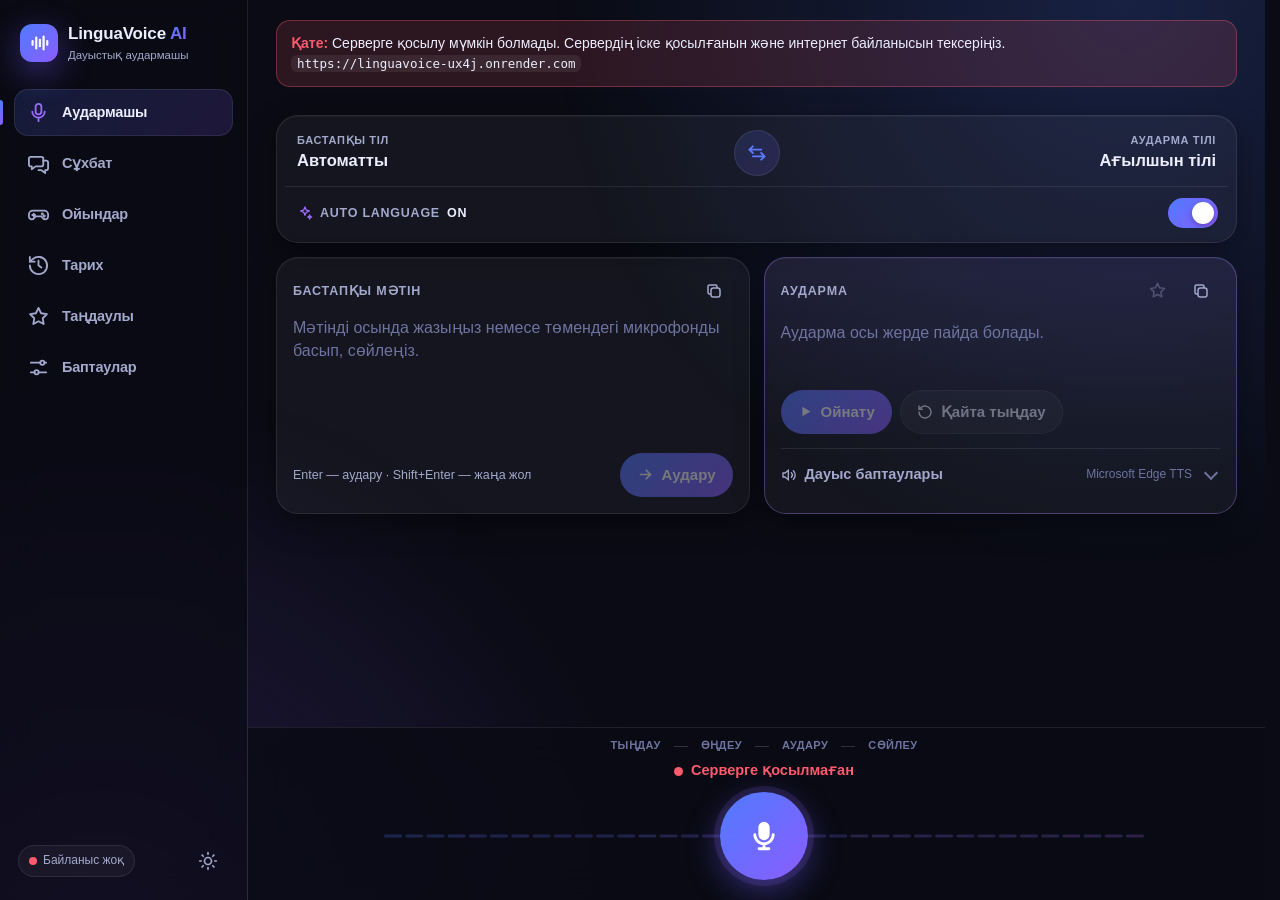
<file: index.html>
<!doctype html>
<html lang="kk" data-theme="dark">
<head>
<meta charset="utf-8">
<meta name="viewport" content="width=device-width, initial-scale=1, viewport-fit=cover">
<title>LinguaVoice AI — дауыстық аудармашы</title>
<meta name="description" content="LinguaVoice AI: Gemini және Microsoft Edge TTS негізіндегі жылдам дауыстық аудармашы">
<meta name="theme-color" content="#0A0B14">
<link rel="manifest" href="manifest.webmanifest">
<link rel="icon" href="icons/icon.svg" type="image/svg+xml">
<link rel="icon" href="icons/icon-192.png" sizes="192x192" type="image/png">
<link rel="apple-touch-icon" href="icons/apple-touch-icon.png">
<meta name="apple-mobile-web-app-capable" content="yes">
<meta name="mobile-web-app-capable" content="yes">
<meta name="apple-mobile-web-app-status-bar-style" content="black-translucent">
<meta name="apple-mobile-web-app-title" content="LinguaVoice">
<script>
  // apply the saved theme before first paint (no flash)
  try { var t = JSON.parse(localStorage.getItem("lv.theme")) || "dark"; if (t === "system") t = matchMedia("(prefers-color-scheme: light)").matches ? "light" : "dark"; document.documentElement.dataset.theme = t; } catch (e) {}
</script>
<link rel="stylesheet" href="css/app.css">
<link rel="stylesheet" href="css/games.css">
<script src="config.js"></script>
<script type="module" src="js/app.js"></script>
</head>
<body>
<div class="bg" aria-hidden="true"><i></i><i></i></div>

<div class="offline-bar" id="offlineBar" hidden role="status">
  <svg width="16" height="16" viewBox="0 0 24 24" fill="none" stroke="currentColor" stroke-width="2" stroke-linecap="round"><path d="M2 8.8a15 15 0 0 1 20 0M5.5 12.3a10 10 0 0 1 13 0M9 15.8a5 5 0 0 1 6 0"/><path d="M3 3l18 18"/></svg>
  Интернет байланысы жоқ. Аударма мен дауыс интернетсіз жұмыс істемейді, тарих қолжетімді.
</div>

<!-- ============ sidebar (desktop) / top bar (mobile) ============ -->
<aside class="side" aria-label="Негізгі мәзір">
  <a class="brand" href="#/translate" aria-label="LinguaVoice AI — басты бет">
    <span class="logo" aria-hidden="true"><svg width="22" height="22" viewBox="0 0 24 24" fill="none" stroke="#fff" stroke-width="2.4" stroke-linecap="round"><path d="M5 10v4M9 6v12M13 8.5v7M17 5v14M21 10v4"/></svg></span>
    <span class="brand-txt"><b>LinguaVoice <em>AI</em></b><small>Дауыстық аудармашы</small></span>
  </a>
  <nav class="nav" aria-label="Бөлімдер">
    <a href="#/translate" data-route="translate"><svg viewBox="0 0 24 24" aria-hidden="true"><rect x="9" y="3" width="6" height="11" rx="3"/><path d="M5.5 11a6.5 6.5 0 0 0 13 0M12 17.5V21"/></svg><span>Аудармашы</span></a>
    <a href="#/conversation" data-route="conversation"><svg viewBox="0 0 24 24" aria-hidden="true"><path d="M4 5h11a2 2 0 0 1 2 2v6a2 2 0 0 1-2 2H9l-4 3v-3H4a2 2 0 0 1-2-2V7a2 2 0 0 1 2-2z"/><path d="M17 9h3a2 2 0 0 1 2 2v6a2 2 0 0 1-2 2h-1v3l-4-3h-3"/></svg><span>Сұхбат</span></a>
    <a href="#/games" data-route="games"><svg viewBox="0 0 24 24" aria-hidden="true"><path d="M6 8h12a4 4 0 0 1 4 4v2a3 3 0 0 1-5.4 1.8L15 14H9l-1.6 1.8A3 3 0 0 1 2 14v-2a4 4 0 0 1 4-4z"/><path d="M7 11v3M5.5 12.5h3"/><circle cx="16" cy="11.5" r=".6" fill="currentColor"/><circle cx="18" cy="13.5" r=".6" fill="currentColor"/></svg><span>Ойындар</span></a>
    <a href="#/history" data-route="history"><svg viewBox="0 0 24 24" aria-hidden="true"><path d="M3 12a9 9 0 1 0 3-6.7L3 8"/><path d="M3 3v5h5"/><path d="M12 7v5l3 2"/></svg><span>Тарих</span></a>
    <a href="#/favorites" data-route="favorites"><svg viewBox="0 0 24 24" aria-hidden="true"><path d="m12 3 2.7 5.6 6.1.9-4.4 4.3 1 6.1L12 17l-5.4 2.9 1-6.1L3.2 9.5l6.1-.9z"/></svg><span>Таңдаулы</span></a>
    <a href="#/settings" data-route="settings"><svg viewBox="0 0 24 24" aria-hidden="true"><path d="M4 7h10M18 7h2M4 17h4M12 17h8"/><circle cx="16" cy="7" r="2.2"/><circle cx="10" cy="17" r="2.2"/></svg><span>Баптаулар</span></a>
  </nav>
  <div class="side-foot">
    <span class="conn" id="conn" data-state="connecting" role="status" aria-live="polite"><i></i><span id="connText">Қосылуда…</span></span>
    <button class="icon-btn" id="btnTheme" aria-label="Жарық / қараңғы тақырып" title="Тақырып">
      <svg class="ico-moon" width="20" height="20" viewBox="0 0 24 24" fill="none" stroke="currentColor" stroke-width="2" stroke-linecap="round" stroke-linejoin="round"><path d="M21 12.8A9 9 0 1 1 11.2 3a7 7 0 0 0 9.8 9.8z"/></svg>
      <svg class="ico-sun" width="20" height="20" viewBox="0 0 24 24" fill="none" stroke="currentColor" stroke-width="2" stroke-linecap="round"><circle cx="12" cy="12" r="4.2"/><path d="M12 2v2M12 20v2M4.9 4.9l1.4 1.4M17.7 17.7l1.4 1.4M2 12h2M20 12h2M4.9 19.1l1.4-1.4M17.7 6.3l1.4-1.4"/></svg>
    </button>
  </div>
</aside>

<div class="banner" id="banner" hidden><div class="inner" role="alert"><div id="bannerText"></div></div></div>

<main id="main">
  <!-- ===================== Translator (home) ===================== -->
  <section data-view="translate" aria-labelledby="hTranslate">
    <h1 class="sr" id="hTranslate">Аудармашы</h1>
    <div class="card glass langbar">
      <div class="langrow">
        <button class="lang-btn" id="srcBtn" aria-haspopup="dialog"><small>Бастапқы тіл</small><span id="srcName">—</span></button>
        <button class="swap" id="swapBtn" aria-label="Тілдерді алмастыру" title="Тілдерді алмастыру">
          <svg width="20" height="20" viewBox="0 0 24 24" fill="none" stroke="currentColor" stroke-width="2.2" stroke-linecap="round" stroke-linejoin="round"><path d="M7 4 3 8l4 4"/><path d="M3 8h14"/><path d="m17 20 4-4-4-4"/><path d="M21 16H7"/></svg>
        </button>
        <button class="lang-btn right" id="tgtBtn" aria-haspopup="dialog"><small>Аударма тілі</small><span id="tgtName">—</span></button>
      </div>
      <label class="auto-row">
        <span class="auto-label"><svg width="16" height="16" viewBox="0 0 24 24" fill="none" stroke="currentColor" stroke-width="2" stroke-linecap="round" stroke-linejoin="round" aria-hidden="true"><path d="m12 3 1.9 4.6L18.5 9l-4.6 1.9L12 15.5l-1.9-4.6L5.5 9l4.6-1.4z"/><path d="M19 15l.9 2.1L22 18l-2.1.9L19 21l-.9-2.1L16 18l2.1-.9z"/></svg>
          AUTO LANGUAGE <b id="autoState">ON</b></span>
        <span class="auto-note" id="autoNote"></span>
        <input type="checkbox" class="switch" id="autoToggle" checked aria-label="Тілді автоматты анықтау">
      </label>
    </div>

    <div class="grid2">
      <article class="card glass text-card src-card" aria-labelledby="hSrc">
        <header>
          <h2 id="hSrc">Бастапқы мәтін</h2>
          <span class="chip" id="detChip" hidden></span>
          <span class="spacer"></span>
          <button class="icon-sm" id="clearSrc" aria-label="Мәтінді тазалау" title="Тазалау" hidden><svg width="18" height="18" viewBox="0 0 24 24" fill="none" stroke="currentColor" stroke-width="2.2" stroke-linecap="round"><path d="M6 6l12 12M18 6 6 18"/></svg></button>
          <button class="icon-sm" id="copySrc" aria-label="Бастапқы мәтінді көшіру" title="Көшіру"><svg width="18" height="18" viewBox="0 0 24 24" fill="none" stroke="currentColor" stroke-width="2" stroke-linejoin="round"><rect x="8" y="8" width="12" height="12" rx="3"/><path d="M16 8V6a2 2 0 0 0-2-2H6a2 2 0 0 0-2 2v8a2 2 0 0 0 2 2h2"/></svg></button>
        </header>
        <textarea class="src-input" id="srcText" rows="2" maxlength="3000" enterkeyhint="send" spellcheck="true"
          aria-label="Аударылатын мәтін" placeholder="Мәтінді осында жазыңыз немесе төмендегі микрофонды басып, сөйлеңіз."></textarea>
        <div class="src-foot">
          <span class="kbd-hint">Enter — аудару · Shift+Enter — жаңа жол</span>
          <span class="counter" id="srcCount" hidden></span>
          <button class="btn primary" id="translateBtn" disabled aria-label="Мәтінді аудару">
            <svg width="17" height="17" viewBox="0 0 24 24" fill="none" stroke="currentColor" stroke-width="2.4" stroke-linecap="round" stroke-linejoin="round"><path d="M5 12h14"/><path d="m13 6 6 6-6 6"/></svg>
            Аудару
          </button>
        </div>
      </article>

      <article class="card glass text-card tgt-card" aria-labelledby="hTgt">
        <header>
          <h2 id="hTgt">Аударма</h2>
          <span class="chip violet" id="tgtChip" hidden></span>
          <span class="spacer"></span>
          <button class="icon-sm star" id="favTgt" aria-label="Таңдаулыларға қосу" aria-pressed="false" title="Таңдаулы" disabled><svg width="19" height="19" viewBox="0 0 24 24" fill="none" stroke="currentColor" stroke-width="2" stroke-linejoin="round"><path d="m12 3 2.7 5.6 6.1.9-4.4 4.3 1 6.1L12 17l-5.4 2.9 1-6.1L3.2 9.5l6.1-.9z"/></svg></button>
          <button class="icon-sm" id="copyTgt" aria-label="Аударманы көшіру" title="Көшіру"><svg width="18" height="18" viewBox="0 0 24 24" fill="none" stroke="currentColor" stroke-width="2" stroke-linejoin="round"><rect x="8" y="8" width="12" height="12" rx="3"/><path d="M16 8V6a2 2 0 0 0-2-2H6a2 2 0 0 0-2 2v8a2 2 0 0 0 2 2h2"/></svg></button>
        </header>
        <p class="tgt-text" id="tgtText" aria-live="polite" data-placeholder="Аударма осы жерде пайда болады."></p>
        <div class="player">
          <button class="btn primary" id="playBtn" disabled>
            <svg id="icoPlay" width="15" height="15" viewBox="0 0 24 24" fill="currentColor"><path d="M7 4.5v15l13-7.5z"/></svg>
            <svg id="icoStop" hidden width="15" height="15" viewBox="0 0 24 24" fill="currentColor"><rect x="6" y="6" width="12" height="12" rx="2"/></svg>
            <span id="playLabel">Ойнату</span>
          </button>
          <button class="btn" id="replayBtn" disabled>
            <svg width="16" height="16" viewBox="0 0 24 24" fill="none" stroke="currentColor" stroke-width="2.2" stroke-linecap="round" stroke-linejoin="round"><path d="M3 12a9 9 0 1 0 3-6.7L3 8"/><path d="M3 3v5h5"/></svg>
            Қайта тыңдау
          </button>
        </div>
        <details class="voice-panel">
          <summary><svg width="16" height="16" viewBox="0 0 24 24" fill="none" stroke="currentColor" stroke-width="2" stroke-linecap="round" aria-hidden="true"><path d="M11 5 6 9H3v6h3l5 4z"/><path d="M15.5 8.5a5 5 0 0 1 0 7M18.5 5.5a9 9 0 0 1 0 13"/></svg>
            Дауыс баптаулары <small>Microsoft Edge TTS</small></summary>
          <div class="voice-grid">
            <div class="field">
              <span class="field-head">Дауыс түрі</span>
              <div class="seg" id="genderSeg" role="group" aria-label="Дауыс түрі">
                <button data-g="all" aria-pressed="true">Бәрі</button><button data-g="female" aria-pressed="false">Әйел</button><button data-g="male" aria-pressed="false">Ер</button>
              </div>
            </div>
            <label class="field"><span class="field-head">Дауыс және акцент</span><select id="voiceSel" aria-label="Дауыс және акцент"></select></label>
            <label class="field"><span class="field-head"><span>Сөйлеу жылдамдығы</span><output id="rateOut">0%</output></span>
              <input type="range" id="rateRange" min="-50" max="50" step="5" value="0" aria-label="Сөйлеу жылдамдығы"></label>
            <label class="field"><span class="field-head"><span>Дыбыс деңгейі</span><output id="volOut">0%</output></span>
              <input type="range" id="volRange" min="-50" max="50" step="5" value="0" aria-label="Дыбыс деңгейі"></label>
          </div>
          <p class="help" id="voiceNote"></p>
        </details>
      </article>
    </div>

    <section class="card glass metrics" id="metrics" hidden aria-label="Жылдамдық көрсеткіштері">
      <h3>Жылдамдық көрсеткіштері</h3>
      <dl>
        <dt>Сөйлеу ұзақтығы</dt><dd id="mCapture">—</dd>
        <dt>Сөз соңын анықтау кідірісі</dt><dd id="mEndpoint">—</dd>
        <dt>Gemini: алғашқы жауап / толық</dt><dd id="mGemini">—</dd>
        <dt>Edge TTS: алғашқы сегмент</dt><dd id="mTts">—</dd>
        <dt>Сөз аяқталғаннан ойнатуға дейін</dt><dd id="mTotal" class="total">—</dd>
      </dl>
    </section>
  </section>

  <!-- ===================== Conversation ===================== -->
  <section data-view="conversation" hidden aria-labelledby="hConv">
    <div class="view-head"><h1 id="hConv">Сұхбат</h1>
      <button class="btn ghost-btn" id="convClear"><svg width="16" height="16" viewBox="0 0 24 24" fill="none" stroke="currentColor" stroke-width="2" stroke-linecap="round" stroke-linejoin="round"><path d="M4 7h16M10 11v6M14 11v6M6 7l1 13h10l1-13M9 7V4h6v3"/></svg>Тазалау</button></div>
    <div class="card glass conv-langs">
      <div class="speaker a"><span class="badge a">1</span><button class="lang-btn" id="convABtn" aria-haspopup="dialog"><small>1-сөйлеуші</small><span id="convAName">—</span></button></div>
      <button class="swap" id="convSwap" aria-label="Сөйлеушілердің тілдерін алмастыру">
        <svg width="20" height="20" viewBox="0 0 24 24" fill="none" stroke="currentColor" stroke-width="2.2" stroke-linecap="round" stroke-linejoin="round"><path d="M7 4 3 8l4 4"/><path d="M3 8h14"/><path d="m17 20 4-4-4-4"/><path d="M21 16H7"/></svg>
      </button>
      <div class="speaker b"><span class="badge b">2</span><button class="lang-btn right" id="convBBtn" aria-haspopup="dialog"><small>2-сөйлеуші</small><span id="convBName">—</span></button></div>
    </div>
    <div class="chat" id="chat" aria-live="polite">
      <div class="empty card glass" id="chatEmpty">Өз түймеңізді басып, сөйлеңіз. Сөзіңіз екінші адамның тіліне аударылып, дауыстап оқылады. Дауыс ойнап тұрғанда микрофон жазбайды.</div>
    </div>
  </section>

  <!-- ===================== Games ===================== -->
  <section data-view="games" hidden aria-label="Ойындар">
    <div id="gamesRoot"></div>
  </section>

  <!-- ===================== History / Favourites ===================== -->
  <section data-view="history" hidden aria-labelledby="histTitle">
    <div class="view-head"><h1 id="histTitle">Аударма тарихы</h1><span class="muted" id="histCount"></span></div>
    <div class="card glass toolbar">
      <label class="search"><svg width="18" height="18" viewBox="0 0 24 24" fill="none" stroke="currentColor" stroke-width="2" stroke-linecap="round" aria-hidden="true"><circle cx="11" cy="11" r="7"/><path d="m20 20-3.5-3.5"/></svg>
        <input type="search" id="histSearch" placeholder="Тарихтан іздеу…" aria-label="Тарихтан іздеу" autocomplete="off"></label>
      <select id="histType" aria-label="Түрі"><option value="all">Барлық түрі</option><option value="voice">Дауыс</option><option value="text">Мәтін</option><option value="conversation">Сұхбат</option></select>
      <select id="histLang" aria-label="Тіл"></select>
      <div class="tool-actions">
        <button class="btn" id="exportTxt"><svg width="16" height="16" viewBox="0 0 24 24" fill="none" stroke="currentColor" stroke-width="2" stroke-linecap="round" stroke-linejoin="round"><path d="M12 4v11M7 10l5 5 5-5M5 20h14"/></svg>TXT</button>
        <button class="btn" id="exportCsv"><svg width="16" height="16" viewBox="0 0 24 24" fill="none" stroke="currentColor" stroke-width="2" stroke-linecap="round" stroke-linejoin="round"><path d="M12 4v11M7 10l5 5 5-5M5 20h14"/></svg>CSV</button>
        <button class="btn danger" id="histClear">Барлығын жою</button>
      </div>
    </div>
    <div class="hist-list" id="histList"></div>
  </section>

  <!-- ===================== Settings ===================== -->
  <section data-view="settings" hidden aria-labelledby="hSet">
    <div class="view-head"><h1 id="hSet">Баптаулар</h1></div>
    <div class="settings-grid">
      <div class="card glass set-group">
        <h3>Сөздің аяқталуын анықтау</h3>
        <label class="field"><span class="field-head"><span>Үнсіздік шегі</span><output id="silenceOut">500 мс</output></span>
          <input type="range" id="silenceRange" min="250" max="1200" step="50" value="500" aria-label="Үнсіздік шегі, миллисекунд"></label>
        <p class="help">Аз мән — аударма тезірек басталады, бірақ ұзақ кідірісте сөз бөлініп кетуі мүмкін. Ұсынылатыны: 400–600 мс.</p>
      </div>
      <div class="card glass set-group">
        <h3>Ойнату және тарих</h3>
        <label class="toggle">Аударманы бірден дауыстап оқу<input type="checkbox" class="switch" id="optAutoplay" checked></label>
        <label class="toggle">Аударма тарихын осы құрылғыда сақтау<input type="checkbox" class="switch" id="optHistory" checked></label>
        <label class="toggle">Жылдамдық көрсеткіштерін көрсету<input type="checkbox" class="switch" id="optMetrics"></label>
      </div>
      <div class="card glass set-group">
        <h3>Сыртқы түрі</h3>
        <label class="field"><span class="field-head">Тақырып</span>
          <select id="themeSel"><option value="dark">Қараңғы</option><option value="light">Жарық</option><option value="system">Жүйелік</option></select></label>
      </div>
      <div class="card glass set-group">
        <h3>Қолданба</h3>
        <p class="help">LinguaVoice-ты телефонның басты экранына қолданба ретінде орнатуға болады. Аударма мен дауыс үшін интернет қажет.</p>
        <button class="btn primary" id="installBtn" hidden>Қолданбаны орнату</button>
        <p class="help" id="installNote"></p>
        <dl class="kv"><dt>Нұсқа</dt><dd id="appVersion">—</dd></dl>
      </div>
      <div class="card glass set-group">
        <h3>Сервер</h3>
        <dl class="kv">
          <dt>Мекенжай</dt><dd id="infoUrl">—</dd>
          <dt>Күйі</dt><dd id="infoState">—</dd>
          <dt>Gemini моделі</dt><dd id="infoModel">—</dd>
          <dt>Дауыс қозғалтқышы</dt><dd>Microsoft Edge TTS</dd>
        </dl>
      </div>
      <div class="card glass set-group privacy">
        <h3>Құпиялылық</h3>
        <p>Дыбыс тек микрофон түймесін басқанда ғана жазылады. Сөйлем аяқталған соң жазба сіздің серверіңізге, ал одан Google Gemini API қызметіне сөзді тану, тілді анықтау және аудару үшін жіберіледі. Жазылған мәтін де Gemini-ге жіберіледі.</p>
        <p>Аударма мәтіні дауысқа айналдыру үшін Microsoft Edge TTS қызметіне жіберіледі. Тарихтан қайта тыңдағанда да мәтін Edge TTS-ке қайта жіберіледі.</p>
        <p>Дыбыс жазбалары құрылғыда да, серверде де сақталмайды. Тарихта тек мәтін сақталады — ол тек осы браузерде (IndexedDB) тұрады.</p>
        <p>«AI камера» режимінде түсірген фотоңыз тексеру үшін сервер арқылы Gemini-ге жіберіледі; ол серверде де, құрылғыда да сақталмайды.</p>
        <p>Ойындарда айтқан сөзіңіз тексеру үшін Gemini-ге жіберіледі және сақталмайды. Ойын прогресі (XP, серия, карточкалар) тек осы құрылғыда тұрады.</p>
        <button class="btn danger" id="wipeData">Барлық деректерді жою</button>
      </div>
    </div>
  </section>
</main>

<!-- ===================== Dock: status, wave, microphone ===================== -->
<footer class="dock" id="dock">
  <div class="dock-inner">
    <div class="stages" aria-hidden="true">
      <span data-stage="listening">Тыңдау</span><i></i><span data-stage="processing">Өңдеу</span><i></i><span data-stage="translating">Аудару</span><i></i><span data-stage="speaking">Сөйлеу</span>
    </div>
    <div class="status" id="status" data-kind="idle" role="status" aria-live="polite"><span class="dot"></span><span id="statusText">Жүктелуде…</span></div>
    <div class="mic-stage">
      <canvas class="wave" id="wave" aria-hidden="true"></canvas>
      <div class="mic-row" id="dockTranslate">
        <button class="mini ghost" id="cancelBtn" aria-label="Жазудан бас тарту" title="Бас тарту"><svg width="18" height="18" viewBox="0 0 24 24" fill="none" stroke="currentColor" stroke-width="2.4" stroke-linecap="round"><path d="M6 6l12 12M18 6 6 18"/></svg></button>
        <button class="mic" id="micBtn" data-state="idle" data-speech="0" aria-label="Сөйлеуді бастау">
          <svg class="ico-mic" width="34" height="34" viewBox="0 0 24 24" fill="none" stroke="currentColor" stroke-width="2" stroke-linecap="round"><rect x="9" y="3" width="6" height="11" rx="3" fill="currentColor"/><path d="M5.5 11a6.5 6.5 0 0 0 13 0M12 17.5V21M8.5 21h7"/></svg>
          <svg class="ico-stop" width="28" height="28" viewBox="0 0 24 24" fill="currentColor"><rect x="6" y="6" width="12" height="12" rx="3"/></svg>
        </button>
        <button class="mini ghost" id="stopPlayBtn" aria-label="Ойнатуды тоқтату" title="Ойнатуды тоқтату"><svg width="18" height="18" viewBox="0 0 24 24" fill="currentColor"><path d="M11 5 6 9H3v6h3l5 4z"/><path d="m16 9 5 6M21 9l-5 6" stroke="currentColor" stroke-width="2" stroke-linecap="round"/></svg></button>
      </div>
      <div class="dock-conv" id="dockConv">
        <button class="spk a" id="spkA" data-state="idle" aria-label="1-сөйлеуші сөйлейді"><svg width="24" height="24" viewBox="0 0 24 24" fill="none" stroke="currentColor" stroke-width="2" stroke-linecap="round"><rect x="9" y="3" width="6" height="11" rx="3" fill="currentColor"/><path d="M5.5 11a6.5 6.5 0 0 0 13 0M12 17.5V21"/></svg><span>1-сөйлеуші</span><small id="spkALang"></small></button>
        <button class="mini dim" id="convStop" aria-label="Ойнатуды тоқтату" title="Тоқтату"><svg width="18" height="18" viewBox="0 0 24 24" fill="currentColor"><rect x="6" y="6" width="12" height="12" rx="2.5"/></svg></button>
        <button class="spk b" id="spkB" data-state="idle" aria-label="2-сөйлеуші сөйлейді"><svg width="24" height="24" viewBox="0 0 24 24" fill="none" stroke="currentColor" stroke-width="2" stroke-linecap="round"><rect x="9" y="3" width="6" height="11" rx="3" fill="currentColor"/><path d="M5.5 11a6.5 6.5 0 0 0 13 0M12 17.5V21"/></svg><span>2-сөйлеуші</span><small id="spkBLang"></small></button>
      </div>
    </div>
  </div>
</footer>

<!-- language picker -->
<div class="sheet" id="langSheet" hidden role="dialog" aria-modal="true" aria-labelledby="langSheetTitle">
  <div class="sheet-panel">
    <div class="grab"></div>
    <div class="sheet-head"><h3 id="langSheetTitle">Тілді таңдаңыз</h3>
      <button class="icon-btn" data-close aria-label="Жабу"><svg width="20" height="20" viewBox="0 0 24 24" fill="none" stroke="currentColor" stroke-width="2.2" stroke-linecap="round"><path d="M6 6l12 12M18 6 6 18"/></svg></button></div>
    <div class="sheet-body">
      <input class="search-input" id="langSearch" type="search" placeholder="Тілді іздеу…" aria-label="Тілді іздеу" autocomplete="off">
      <ul class="lang-list" id="langList" role="listbox"></ul>
    </div>
  </div>
</div>

<div class="toasts" id="toasts" aria-live="polite"></div>

<script nomodule>
  document.getElementById("bannerText").textContent = "Бұл браузер тым ескі. Chrome, Safari, Edge немесе Firefox-тың соңғы нұсқасын пайдаланыңыз.";
  document.getElementById("banner").hidden = false;
</script>
</body>
</html>
</file>
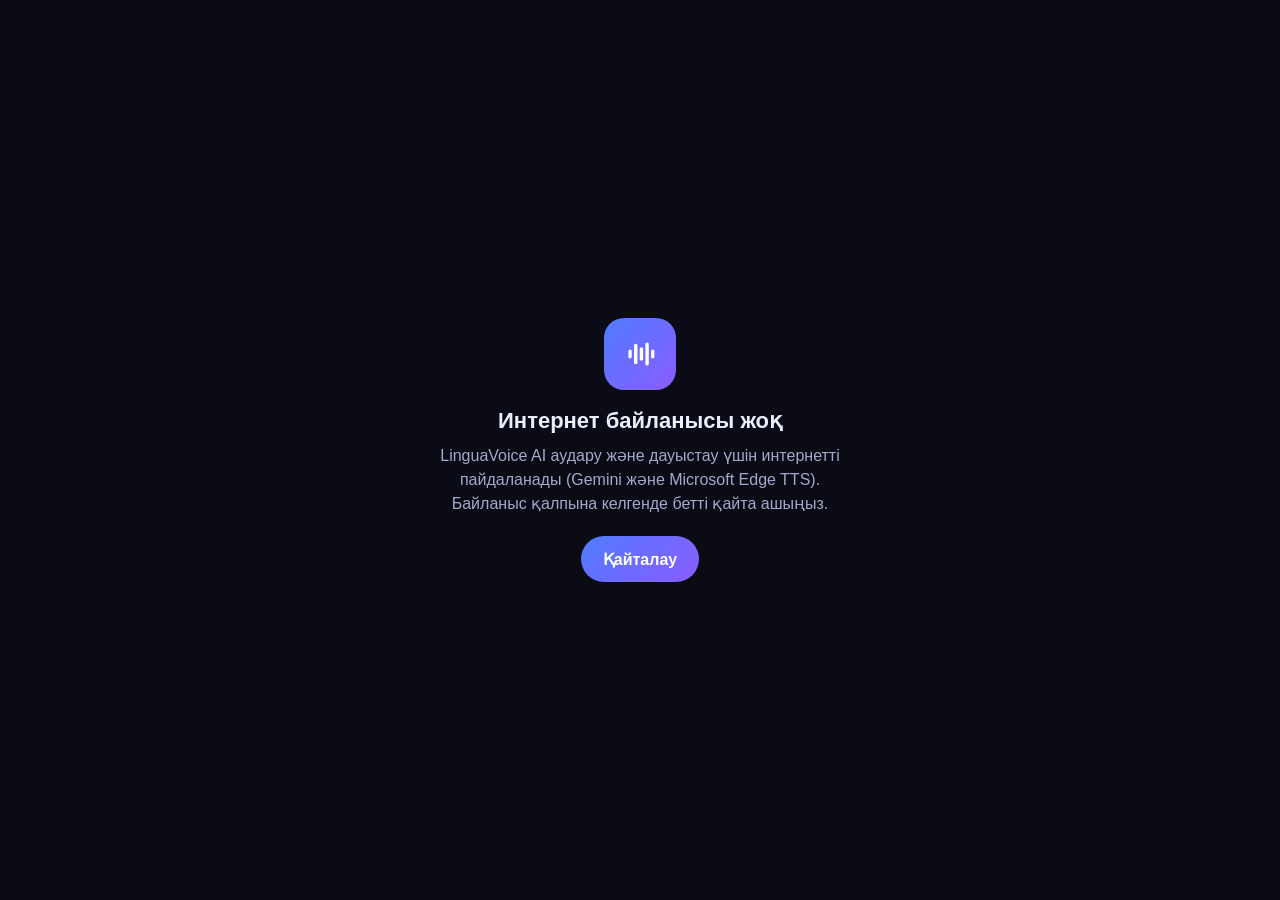
<file: offline.html>
<!doctype html>
<html lang="kk">
<head>
<meta charset="utf-8">
<meta name="viewport" content="width=device-width, initial-scale=1">
<title>LinguaVoice AI — интернет жоқ</title>
<meta name="theme-color" content="#0A0B14">
<style>
  :root { color-scheme: dark; }
  body { margin: 0; min-height: 100vh; display: grid; place-items: center; background: #0A0B14; color: #ECEEFF;
    font-family: -apple-system, BlinkMacSystemFont, "Segoe UI", Roboto, "Noto Sans", Arial, sans-serif; padding: 24px; box-sizing: border-box; }
  .box { max-width: 420px; text-align: center; }
  .logo { width: 72px; height: 72px; margin: 0 auto 18px; border-radius: 20px; background: linear-gradient(135deg, #4F7BFF, #8B5CFF); display: grid; place-items: center; }
  h1 { font-size: 22px; margin: 0 0 10px; }
  p { color: #A3A9CC; line-height: 1.5; margin: 0 0 20px; }
  button { height: 46px; padding: 0 22px; border-radius: 999px; border: 0; background: linear-gradient(135deg, #4F7BFF, #8B5CFF); color: #fff; font: inherit; font-weight: 700; cursor: pointer; }
</style>
</head>
<body>
  <div class="box">
    <div class="logo"><svg width="34" height="34" viewBox="0 0 24 24" fill="none" stroke="#fff" stroke-width="2.4" stroke-linecap="round"><path d="M5 10v4M9 6v12M13 8.5v7M17 5v14M21 10v4"/></svg></div>
    <h1>Интернет байланысы жоқ</h1>
    <p>LinguaVoice AI аудару және дауыстау үшін интернетті пайдаланады (Gemini және Microsoft Edge TTS). Байланыс қалпына келгенде бетті қайта ашыңыз.</p>
    <button onclick="location.href='./'">Қайталау</button>
  </div>
</body>
</html>
</file>
<file: css/app.css>
/* LinguaVoice AI 2.0 — premium dark-first design, glass surfaces, blue/violet accents. */
:root,
:root[data-theme="dark"] {
  --bg: #0A0B14; --bg-2: #0F1120;
  --glass: rgba(255,255,255,.045); --glass-2: rgba(255,255,255,.075); --glass-3: rgba(255,255,255,.11);
  --border: rgba(255,255,255,.085); --border-2: rgba(255,255,255,.16);
  --text: #ECEEFF; --muted: #A3A9CC; --faint: #6E74A0;
  --blue: #5B7CFF; --violet: #9A6BFF; --pink: #FF5C8A;
  --grad: linear-gradient(135deg, #4F7BFF 0%, #8B5CFF 100%);
  --grad-soft: linear-gradient(135deg, rgba(79,123,255,.16), rgba(139,92,255,.16));
  --blue-soft: rgba(91,124,255,.16); --violet-soft: rgba(154,107,255,.16);
  --danger: #FF5A6E; --danger-soft: rgba(255,90,110,.14); --ok: #2BD38C; --warn: #FFB547;
  --shadow: 0 1px 0 rgba(255,255,255,.04) inset, 0 10px 30px rgba(0,0,0,.35);
  --shadow-lg: 0 24px 60px rgba(0,0,0,.55);
  --glow: 0 10px 34px rgba(110,90,255,.45);
  --blob-1: rgba(79,123,255,.20); --blob-2: rgba(139,92,255,.20);
  --input: rgba(255,255,255,.05);
  color-scheme: dark;
}
:root[data-theme="light"] {
  --bg: #F4F5FB; --bg-2: #ECEEF8;
  --glass: rgba(255,255,255,.72); --glass-2: rgba(255,255,255,.9); --glass-3: #fff;
  --border: rgba(24,28,70,.09); --border-2: rgba(24,28,70,.16);
  --text: #121530; --muted: #565D80; --faint: #8A90B0;
  --blue: #3D6BFF; --violet: #7A4DFF; --pink: #E5487A;
  --grad: linear-gradient(135deg, #3D6BFF 0%, #7A4DFF 100%);
  --grad-soft: linear-gradient(135deg, rgba(61,107,255,.10), rgba(122,77,255,.10));
  --blue-soft: rgba(61,107,255,.11); --violet-soft: rgba(122,77,255,.11);
  --danger: #E5484D; --danger-soft: rgba(229,72,77,.10); --ok: #1F9D63; --warn: #C98A00;
  --shadow: 0 1px 2px rgba(18,22,48,.05), 0 10px 28px rgba(18,22,48,.07);
  --shadow-lg: 0 24px 60px rgba(30,30,90,.20);
  --glow: 0 10px 28px rgba(80,90,255,.32);
  --blob-1: rgba(61,107,255,.12); --blob-2: rgba(122,77,255,.12);
  --input: rgba(24,28,70,.04);
  color-scheme: light;
}
:root { --ease: cubic-bezier(.22,.8,.26,1); --ease-spring: cubic-bezier(.34,1.45,.64,1); }
/* registered colours: lets the microphone gradient cross-fade instead of snapping (ignored by old browsers) */
@property --mic-a { syntax: "<color>"; inherits: false; initial-value: #4F7BFF; }
@property --mic-b { syntax: "<color>"; inherits: false; initial-value: #8B5CFF; }
:root { --radius: 22px; --radius-sm: 14px; --side-w: 0px; --nav-h: 64px; --dock-h: 176px; --top-h: 60px; }

* { box-sizing: border-box; }
html, body { margin: 0; padding: 0; }
html { -webkit-text-size-adjust: 100%; text-size-adjust: 100%; scrollbar-gutter: stable;
  /* focused / scrolled-to elements never hide under the fixed top bar, dock or bottom nav */
  scroll-padding-top: calc(var(--top-h) + env(safe-area-inset-top) + 12px);
  scroll-padding-bottom: calc(var(--nav-h) + var(--dock-h) + env(safe-area-inset-bottom) + 12px); }
body {
  font-family: "Inter", -apple-system, BlinkMacSystemFont, "Segoe UI", Roboto, "Noto Sans", "Helvetica Neue", Arial, sans-serif;
  background: var(--bg); color: var(--text); min-height: 100vh; min-height: 100dvh;
  overflow-x: hidden; -webkit-tap-highlight-color: transparent; line-height: 1.45;
  -webkit-font-smoothing: antialiased;
}
body.sheet-open { overflow: hidden; }
button, input, select, textarea { font: inherit; color: inherit; }
button { cursor: pointer; border: 0; background: none; touch-action: manipulation; }
button:disabled { cursor: not-allowed; }
:focus-visible { outline: 2px solid var(--blue); outline-offset: 2px; }
[hidden] { display: none !important; }
.sr { position: absolute; width: 1px; height: 1px; overflow: hidden; clip: rect(0 0 0 0); white-space: nowrap; }
svg { display: block; }
.muted { color: var(--muted); font-size: 14px; }
.spacer { flex: 1; }

/* background glow */
.bg { position: fixed; inset: 0; z-index: -1; pointer-events: none; overflow: hidden; }
.bg i { position: absolute; width: 90vmax; height: 90vmax; border-radius: 50%; }
.bg i:first-child { background: radial-gradient(closest-side, var(--blob-1), color-mix(in srgb, var(--blob-1) 55%, transparent) 45%, transparent); top: -45vmax; right: -33vmax; }
.bg i:last-child { background: radial-gradient(closest-side, var(--blob-2), color-mix(in srgb, var(--blob-2) 55%, transparent) 45%, transparent); bottom: -49vmax; left: -37vmax; }

/* glass surfaces */
.card { border-radius: var(--radius); border: 1px solid var(--border); background: var(--glass); box-shadow: var(--shadow); }
/* .glass used to blur what is behind it. Removed on purpose: a blurred card inside a fading screen flashes when the
   fade ends, and many blurred cards make scrolling stutter. The fixed bars keep their own blur. */
.glass { background: var(--glass); }
.text-card, .hist-item { transition: border-color .2s; }

/* ================= navigation ================= */
.side {
  position: fixed; z-index: 40; top: 0; left: 0; right: 0; height: calc(var(--top-h) + env(safe-area-inset-top));
  padding: env(safe-area-inset-top) 12px 0 16px; display: flex; align-items: center; gap: 10px;
  border-bottom: 1px solid var(--border);
}
/* the blur lives on a pseudo-element: a filter on .side itself would trap the fixed bottom nav inside it */
.side::before { content: ""; position: absolute; inset: 0; z-index: -1; background: color-mix(in srgb, var(--bg) 78%, transparent);
  -webkit-backdrop-filter: blur(16px); backdrop-filter: blur(16px); }
.brand { display: flex; align-items: center; gap: 10px; color: inherit; text-decoration: none; min-width: 0; flex: 1; }
.logo { width: 38px; height: 38px; border-radius: 12px; background: var(--grad); display: grid; place-items: center; box-shadow: var(--glow); flex: 0 0 auto; }
.brand-txt { min-width: 0; display: flex; flex-direction: column; }
.brand-txt b { font-size: 17px; letter-spacing: -.01em; white-space: nowrap; }
.brand-txt em { font-style: normal; background: var(--grad); -webkit-background-clip: text; background-clip: text; color: transparent; }
.brand-txt small { color: var(--muted); font-size: 11.5px; white-space: nowrap; }
.side-foot { display: flex; align-items: center; gap: 4px; }
.icon-btn { width: 42px; height: 42px; border-radius: 13px; display: grid; place-items: center; color: var(--muted); transition: background .18s, color .18s, transform .16s var(--ease); }
.icon-btn:active { transform: scale(.92); }
@media (hover: hover) { .icon-btn:hover { background: var(--glass-2); color: var(--text); } }
:root[data-theme="dark"] .ico-moon, :root[data-theme="light"] .ico-sun { display: none; }
.conn { display: inline-flex; align-items: center; gap: 6px; font-size: 12px; color: var(--muted); padding: 6px 10px; border-radius: 999px;
  background: var(--glass); border: 1px solid var(--border); white-space: nowrap; }
.conn i { width: 8px; height: 8px; border-radius: 50%; background: var(--faint); flex: 0 0 auto; transition: background .3s, box-shadow .3s; }
.conn[data-state="online"] i { background: var(--ok); box-shadow: 0 0 0 3px color-mix(in srgb, var(--ok) 22%, transparent); }
.conn[data-state="connecting"] i { background: var(--warn); animation: blink 1s infinite; }
.conn[data-state="offline"] i, .conn[data-state="unconfigured"] i { background: var(--danger); }
@keyframes blink { 0%, 100% { opacity: 1; } 50% { opacity: .3; } }

.nav {
  position: fixed; z-index: 40; left: 0; right: 0; bottom: 0; height: calc(var(--nav-h) + env(safe-area-inset-bottom));
  padding: 6px 2px env(safe-area-inset-bottom); display: grid; grid-template-columns: repeat(6, minmax(0, 1fr)); gap: 0;
  background: color-mix(in srgb, var(--bg) 82%, transparent); -webkit-backdrop-filter: blur(18px); backdrop-filter: blur(18px);
  border-top: 1px solid var(--border);
}
.nav a { display: flex; flex-direction: column; align-items: center; justify-content: center; gap: 3px; color: var(--faint);
  text-decoration: none; font-size: 10.5px; letter-spacing: -.015em; font-weight: 600; border-radius: 14px; min-width: 0; position: relative; transition: color .2s; }
.nav a span { white-space: nowrap; overflow: hidden; text-overflow: ellipsis; max-width: 100%; }
.nav svg { width: 23px; height: 23px; fill: none; stroke: currentColor; stroke-width: 1.9; stroke-linecap: round; stroke-linejoin: round; }
.nav a.active { color: var(--text); }
.nav svg { transition: stroke .2s, transform .3s var(--ease-spring); }
.nav a.active svg { stroke: var(--violet); transform: translateY(-1px) scale(1.06); }
.nav a::before { content: ""; position: absolute; top: -6px; width: 28px; height: 3px; border-radius: 0 0 3px 3px; background: var(--grad);
  opacity: 0; transform: scaleX(.2); transition: opacity .2s, transform .3s var(--ease); }
.nav a.active::before { opacity: 1; transform: none; }

/* ================= layout ================= */
main { width: 100%; max-width: 1120px; margin: 0 auto;
  padding: calc(var(--top-h) + env(safe-area-inset-top) + 14px) 16px calc(var(--nav-h) + var(--dock-h) + env(safe-area-inset-bottom) + 20px); }
:root[data-route="history"] main, :root[data-route="favorites"] main, :root[data-route="settings"] main, :root[data-route="games"] main { padding-bottom: calc(var(--nav-h) + env(safe-area-inset-bottom) + 24px); }
.banner { position: relative; z-index: 5; max-width: 1120px; margin: 0 auto; padding: calc(var(--top-h) + env(safe-area-inset-top) + 10px) 16px 0; }
.banner:not([hidden]) + main { padding-top: 14px; }
.banner .inner { display: flex; gap: 10px; background: var(--danger-soft); border: 1px solid color-mix(in srgb, var(--danger) 35%, transparent);
  border-radius: var(--radius-sm); padding: 12px 14px; font-size: 14px; }
.banner .inner b { color: var(--danger); }
.banner code { font-size: 12.5px; background: var(--glass-2); padding: 1px 6px; border-radius: 6px; word-break: break-all; }
.offline-bar { position: fixed; z-index: 45; left: 50%; transform: translateX(-50%); top: calc(var(--top-h) + env(safe-area-inset-top) + 8px);
  display: flex; align-items: center; gap: 8px; max-width: calc(100vw - 24px); padding: 8px 14px; border-radius: 999px; font-size: 13px;
  background: var(--warn); color: #1a1300; font-weight: 600; box-shadow: var(--shadow-lg); }
.view-head { display: flex; align-items: center; gap: 12px; margin: 2px 2px 14px; }
.view-head h1 { font-size: 24px; margin: 0; letter-spacing: -.02em; flex: 1; }
/* a screen fades and rises in. The class is re-applied by the router, so History ↔ Favourites (same section) animate too */
section[data-view].view-in, .g-enter { animation: viewIn .36s var(--ease) backwards; }
@keyframes viewIn { from { opacity: 0; transform: translateY(12px); } }
.banner:not([hidden]) .inner { animation: viewIn .3s var(--ease) backwards; }
.offline-bar:not([hidden]) { animation: dropIn .34s var(--ease) backwards; }
@keyframes dropIn { from { opacity: 0; transform: translate(-50%, -14px); } }

/* ================= buttons & fields ================= */
.btn { height: 44px; padding: 0 16px; border-radius: 999px; display: inline-flex; align-items: center; justify-content: center; gap: 8px;
  font-weight: 650; font-size: 15px; background: var(--glass-2); border: 1px solid var(--border); transition: transform .16s var(--ease), background .18s, filter .18s, opacity .2s, box-shadow .2s, color .18s; white-space: nowrap; }
@media (hover: hover) { .btn:hover:not(:disabled) { background: var(--glass-3); } }
.btn:active:not(:disabled) { transform: scale(.97); }
.btn.primary { background: var(--grad); color: #fff; border-color: transparent; box-shadow: var(--glow); }
@media (hover: hover) { .btn.primary:hover:not(:disabled) { filter: brightness(1.08); background: var(--grad); } }
.btn.danger { color: var(--danger); background: var(--danger-soft); border-color: transparent; }
.btn.ghost-btn { background: transparent; color: var(--muted); height: 40px; }
.btn:disabled { opacity: .42; box-shadow: none; }
.icon-sm { width: 38px; height: 38px; border-radius: 12px; display: grid; place-items: center; color: var(--muted); flex: 0 0 auto; transition: background .18s, color .18s, opacity .2s; }
.pop svg { animation: starPop .42s var(--ease-spring); }
@keyframes starPop { 0% { transform: scale(.55); } 60% { transform: scale(1.25); } }
@media (hover: hover) { .icon-sm:hover:not(:disabled) { background: var(--glass-2); color: var(--text); } }
.icon-sm:disabled { opacity: .35; }
.icon-sm.on, .icon-sm.on:hover:not(:disabled) { color: var(--warn); }
.icon-sm.on svg { fill: currentColor; }
@media (hover: hover) { .icon-sm.danger:hover { color: var(--danger); } }
.chip { font-size: 12px; padding: 4px 10px; border-radius: 999px; background: var(--blue-soft); color: var(--blue); font-weight: 650; white-space: nowrap;
  min-width: 0; overflow: hidden; text-overflow: ellipsis; }
.chip.violet { background: var(--violet-soft); color: var(--violet); }
.field { display: flex; flex-direction: column; gap: 7px; font-size: 13px; color: var(--muted); min-width: 0; }
.field-head { display: flex; justify-content: space-between; gap: 8px; }
.field output { color: var(--text); font-weight: 650; font-variant-numeric: tabular-nums; }
select, .search-input, .search input { width: 100%; height: 44px; border-radius: 13px; border: 1px solid var(--border); background: var(--input);
  padding: 0 12px; color: var(--text); font-size: 15px; min-width: 0; }
select option, select optgroup { background: var(--bg-2); color: var(--text); }
input[type=range] { width: 100%; accent-color: var(--violet); height: 26px; }
.help { font-size: 13px; color: var(--muted); margin: 6px 0 0; }
.seg { display: grid; grid-auto-flow: column; grid-auto-columns: 1fr; gap: 4px; padding: 4px; border-radius: 14px; background: var(--input); border: 1px solid var(--border); }
.seg button { height: 34px; border-radius: 10px; font-size: 13.5px; font-weight: 650; color: var(--muted); transition: background .2s, color .2s, box-shadow .2s; }
.seg button[aria-pressed="true"] { background: var(--glass-3); color: var(--text); box-shadow: var(--shadow); }
.seg button:disabled { opacity: .35; }
/* switch */
.switch { appearance: none; -webkit-appearance: none; width: 50px; height: 30px; border-radius: 999px; background: var(--glass-3); border: 1px solid var(--border-2);
  position: relative; transition: background .25s, border-color .25s; flex: 0 0 auto; cursor: pointer; margin: 0; }
.switch::after { content: ""; position: absolute; top: 3px; left: 3px; width: 22px; height: 22px; border-radius: 50%; background: #fff; box-shadow: 0 2px 6px rgba(0,0,0,.3); transition: transform .28s var(--ease-spring); }
.switch:checked { background: var(--grad); border-color: transparent; }
.switch:checked::after { transform: translateX(20px); }

/* ================= translator ================= */
.langbar { padding: 8px; margin-bottom: 14px; }
.langrow { display: grid; grid-template-columns: minmax(0,1fr) auto minmax(0,1fr); align-items: center; gap: 6px; }
.lang-btn { min-height: 58px; padding: 8px 12px; border-radius: 15px; text-align: left; display: flex; flex-direction: column; justify-content: center; min-width: 0; transition: background .15s; }
@media (hover: hover) { .lang-btn:hover { background: var(--glass-2); } }
.lang-btn.right { text-align: right; align-items: flex-end; }
.lang-btn small { font-size: 11px; color: var(--muted); text-transform: uppercase; letter-spacing: .06em; font-weight: 600; }
.lang-btn span { font-weight: 700; font-size: 16.5px; white-space: nowrap; overflow: hidden; text-overflow: ellipsis; max-width: 100%; }
.swap { width: 46px; height: 46px; border-radius: 50%; display: grid; place-items: center; background: var(--grad-soft); color: var(--blue); border: 1px solid var(--border); transition: transform .42s var(--ease), background .18s; }
@media (hover: hover) { .swap:hover { background: var(--blue-soft); } }
.swap.spin { transform: rotate(180deg); }
.auto-row { display: flex; align-items: center; gap: 10px; padding: 10px 10px 4px 12px; margin-top: 4px; border-top: 1px solid var(--border); cursor: pointer; min-height: 48px; flex-wrap: wrap; }
.auto-label { display: inline-flex; align-items: center; gap: 7px; font-size: 12.5px; font-weight: 750; letter-spacing: .06em; color: var(--muted); }
.auto-label svg { color: var(--violet); }
.auto-label b { color: var(--text); font-weight: 800; }
.auto-note { flex: 1; font-size: 13px; color: var(--muted); min-width: 0; }
.grid2 { display: grid; gap: 14px; }
.text-card { padding: 14px 16px 16px; min-width: 0; display: flex; flex-direction: column; }
.text-card > header { display: flex; align-items: center; gap: 6px; margin-bottom: 6px; min-height: 38px; }
.text-card h2 { font-size: 12.5px; margin: 0 4px 0 0; color: var(--muted); text-transform: uppercase; letter-spacing: .07em; font-weight: 700; white-space: nowrap; }
.text-card:focus-within { border-color: color-mix(in srgb, var(--blue) 55%, var(--border)); }
.src-input { display: block; width: 100%; border: 0; background: transparent; resize: none; padding: 0; margin: 0; color: var(--text);
  font-size: 18px; line-height: 1.45; min-height: 56px; max-height: 42vh; overflow-y: auto; flex: 1; }
.src-input:focus, .src-input:focus-visible { outline: none; }
.src-input::placeholder { color: var(--faint); font-size: 16px; opacity: 1; }
.src-foot { display: flex; align-items: center; gap: 10px; min-height: 44px; margin-top: auto; padding-top: 12px; }
.src-foot .btn { margin-left: auto; }
.kbd-hint, .counter { font-size: 12.5px; color: var(--muted); }
.counter.over { color: var(--danger); font-weight: 650; }
.kbd-hint { display: none; }
@media (hover: hover) and (pointer: fine) { .kbd-hint { display: inline; } }
.tgt-card { background: linear-gradient(180deg, color-mix(in srgb, var(--violet) 7%, transparent), transparent 70%), var(--glass);
  border-color: color-mix(in srgb, var(--violet) 26%, var(--border)); }
.tgt-text { margin: 0; font-size: 22px; font-weight: 600; line-height: 1.36; min-height: 60px; white-space: pre-wrap; overflow-wrap: anywhere; letter-spacing: -.01em; }
.tgt-text:empty::before { content: attr(data-placeholder); color: var(--faint); font-weight: 400; font-size: 16px; letter-spacing: 0; }
.tgt-text.live::after { content: ""; display: inline-block; width: 2px; height: 1em; background: var(--violet); margin-left: 3px; vertical-align: -3px; animation: blink .8s infinite; }
.player { display: flex; gap: 8px; margin-top: 14px; flex-wrap: wrap; }
.voice-panel { margin-top: 14px; border-top: 1px solid var(--border); padding-top: 4px; }
.voice-panel summary { list-style: none; display: flex; align-items: center; gap: 8px; min-height: 44px; cursor: pointer; font-weight: 650; font-size: 14.5px; color: var(--muted); }
.voice-panel summary::-webkit-details-marker { display: none; }
.voice-panel summary small { font-weight: 500; color: var(--faint); font-size: 12px; margin-left: auto; }
.voice-panel summary::after { content: ""; width: 8px; height: 8px; border-right: 2px solid var(--faint); border-bottom: 2px solid var(--faint); transform: translateY(-2px) rotate(45deg); margin: 0 4px 0 6px; transition: transform .28s var(--ease); }
.voice-panel[open] summary::after { transform: translateY(2px) rotate(-135deg); }
.voice-grid { display: grid; gap: 14px; padding: 8px 0 4px; }
.metrics { margin-top: 14px; padding: 14px 16px; }
.metrics h3 { margin: 0 0 8px; font-size: 12.5px; color: var(--muted); text-transform: uppercase; letter-spacing: .07em; }
.metrics dl { display: grid; grid-template-columns: 1fr auto; gap: 6px 12px; margin: 0; font-size: 14px; }
.metrics dt { color: var(--muted); } .metrics dd { margin: 0; text-align: right; font-variant-numeric: tabular-nums; font-weight: 650; }
.metrics dd.total { color: var(--violet); }

/* ================= conversation ================= */
.conv-langs { display: grid; grid-template-columns: minmax(0,1fr) auto minmax(0,1fr); gap: 4px; align-items: center; padding: 8px; margin-bottom: 12px; }
.speaker { display: flex; align-items: center; gap: 4px; min-width: 0; }
.speaker.b { flex-direction: row-reverse; }
.speaker .lang-btn { flex: 1; min-width: 0; padding: 8px 6px; }
.badge { width: 30px; height: 30px; border-radius: 50%; display: grid; place-items: center; color: #fff; font-weight: 800; font-size: 14px; flex: 0 0 auto; }
.badge.a { background: var(--blue); } .badge.b { background: var(--violet); }
.chat { display: flex; flex-direction: column; gap: 10px; min-height: 180px; }
.chat .empty { color: var(--muted); text-align: center; padding: 30px 20px; font-size: 15px; }
.bubble { max-width: 88%; padding: 10px 14px 6px; border-radius: 20px; background: var(--glass); border: 1px solid var(--border); box-shadow: var(--shadow); animation: pop .3s var(--ease) backwards; }
.bubble.a { align-self: flex-start; border-bottom-left-radius: 6px; border-left: 3px solid var(--blue); }
.bubble.b { align-self: flex-end; border-bottom-right-radius: 6px; border-right: 3px solid var(--violet); }
.b-meta { font-size: 11.5px; color: var(--muted); margin-bottom: 2px; }
.b-src { margin: 0; font-size: 14px; color: var(--muted); white-space: pre-wrap; overflow-wrap: anywhere; }
.b-tr { margin: 4px 0 0; font-size: 18px; font-weight: 600; white-space: pre-wrap; overflow-wrap: anywhere; }
.b-tr:empty::before { content: "…"; color: var(--faint); }
.b-actions { display: flex; gap: 2px; justify-content: flex-end; margin-top: 2px; }
.b-actions button { width: 36px; height: 36px; border-radius: 10px; display: grid; place-items: center; color: var(--muted); transition: background .18s, color .18s; }
@media (hover: hover) { .b-actions button:hover { background: var(--glass-2); color: var(--text); } }
.b-actions button.on { color: var(--warn); } .b-actions button.on svg { fill: currentColor; }
.bubble.err .b-tr { color: var(--danger); font-size: 14px; font-weight: 500; }
@keyframes pop { from { opacity: 0; transform: translateY(6px) scale(.98); } to { opacity: 1; transform: none; } }

/* ================= history ================= */
.toolbar { padding: 12px; display: grid; gap: 10px; margin-bottom: 14px; }
.search { position: relative; display: block; }
.search svg { position: absolute; left: 12px; top: 13px; color: var(--faint); }
.search input { padding-left: 40px; }
.tool-actions { display: flex; gap: 8px; flex-wrap: wrap; }
.tool-actions .btn { height: 40px; font-size: 14px; }
.tool-actions .danger { margin-left: auto; }
.hist-list { display: grid; gap: 10px; }
.hist-item { padding: 12px 14px 8px; }
.hist-meta { display: flex; align-items: center; gap: 8px; font-size: 12.5px; color: var(--muted); flex-wrap: wrap; }
.pill-tag { font-size: 11px; font-weight: 700; padding: 2px 8px; border-radius: 999px; background: var(--violet-soft); color: var(--violet); }
.hist-src { margin: 8px 0 2px; color: var(--muted); font-size: 14.5px; white-space: pre-wrap; overflow-wrap: anywhere; }
.hist-tr { margin: 0; font-size: 17px; font-weight: 600; white-space: pre-wrap; overflow-wrap: anywhere; }
.hist-actions { display: flex; align-items: center; gap: 4px; margin-top: 8px; flex-wrap: wrap; }
.chip-btn { height: 34px; padding: 0 11px; border-radius: 10px; font-size: 13px; font-weight: 600; color: var(--muted); display: inline-flex; align-items: center; gap: 6px; background: var(--glass-2);
  transition: color .18s, background .18s, transform .16s var(--ease), opacity .2s; }
.chip-btn:active:not(:disabled) { transform: scale(.95); }
.chip-btn:disabled { opacity: .4; }
@media (hover: hover) { .chip-btn:hover { color: var(--text); } }
.chip-btn.round { width: 34px; padding: 0; justify-content: center; border-radius: 50%; background: var(--grad); color: #fff; }
.hist-actions .icon-sm { width: 34px; height: 34px; }
.empty-note { color: var(--muted); text-align: center; padding: 28px 12px; }

/* ================= settings ================= */
.settings-grid { display: grid; gap: 14px; }
.set-group { padding: 16px; }
.set-group h3 { margin: 0 0 10px; font-size: 12.5px; color: var(--muted); text-transform: uppercase; letter-spacing: .07em; }
.toggle { display: flex; align-items: center; justify-content: space-between; gap: 12px; min-height: 50px; font-size: 15px; cursor: pointer; }
.toggle + .toggle { border-top: 1px solid var(--border); }
.kv { display: grid; grid-template-columns: auto 1fr; gap: 6px 12px; font-size: 13.5px; margin: 12px 0 0; }
.kv dt { color: var(--muted); } .kv dd { margin: 0; overflow-wrap: anywhere; }
.privacy p { font-size: 14px; margin: 0 0 8px; }
.set-group .btn { margin-top: 10px; }

/* ================= dock ================= */
.dock { position: fixed; z-index: 30; left: 0; right: 0; bottom: calc(var(--nav-h) + env(safe-area-inset-bottom)); padding: 8px 16px 10px;
  background: color-mix(in srgb, var(--bg) 84%, transparent); -webkit-backdrop-filter: blur(20px) saturate(1.3); backdrop-filter: blur(20px) saturate(1.3);
  border-top: 1px solid var(--border); }
:root[data-route="history"] .dock, :root[data-route="favorites"] .dock, :root[data-route="settings"] .dock, :root[data-route="games"] .dock { display: none; }
:root[data-route="translate"] #dockConv, :root[data-route="conversation"] #dockTranslate { display: none; }
.dock-inner { max-width: 760px; margin: 0 auto; display: flex; flex-direction: column; align-items: center; gap: 4px; }
.stages { display: flex; align-items: center; gap: 6px; font-size: 11px; font-weight: 700; letter-spacing: .04em; color: var(--faint); text-transform: uppercase; }
.stages i { width: 14px; height: 1px; background: var(--border-2); }
.stages span { padding: 2px 7px; border-radius: 999px; transition: color .25s; position: relative; z-index: 0; }
.stages span::before { content: ""; position: absolute; inset: 0; z-index: -1; border-radius: inherit; background: var(--grad); opacity: 0; transform: scale(.85); transition: opacity .25s, transform .3s var(--ease); }
.stages span.on { color: #fff; }
.stages span.on::before { opacity: 1; transform: none; }
.status { display: flex; align-items: center; gap: 8px; font-size: 14.5px; font-weight: 650; min-height: 22px; text-align: center; max-width: 100%; }
.status #statusText { overflow: hidden; text-overflow: ellipsis; display: -webkit-box; -webkit-line-clamp: 2; -webkit-box-orient: vertical; }
.status .dot { width: 9px; height: 9px; border-radius: 50%; background: var(--ok); flex: 0 0 auto; transition: background .3s; }
.status[data-kind="listening"] .dot { background: var(--pink); animation: blink 1s infinite; }
.status[data-kind="busy"] .dot { background: var(--violet); animation: blink .7s infinite; }
.status[data-kind="playing"] .dot { background: var(--blue); animation: blink 1.2s infinite; }
.status[data-kind="error"] { color: var(--danger); } .status[data-kind="error"] .dot { background: var(--danger); }
.status[data-kind="idle"] .dot { background: var(--faint); }
.mic-stage { position: relative; width: 100%; height: 100px; display: grid; place-items: center; }
.wave { position: absolute; left: 0; right: 0; top: 16px; width: 100%; height: 68px; opacity: .6; pointer-events: none; transition: opacity .3s; }
:root[data-activity="ready"] .wave, :root[data-activity="idle"] .wave, :root[data-activity="error"] .wave { opacity: .22; }
.mic-row { position: relative; display: flex; align-items: center; justify-content: center; gap: 26px; }
.mini { width: 50px; height: 50px; border-radius: 50%; display: grid; place-items: center; background: var(--glass-2); border: 1px solid var(--border); color: var(--text);
  transition: opacity .2s, visibility .2s, transform .2s var(--ease), background .15s; }
.mini.ghost { opacity: 0; visibility: hidden; transform: scale(.8); pointer-events: none; }
.mini.dim { opacity: .45; }
@media (hover: hover) { .mini:hover { background: var(--glass-3); } }
.mic { --level: 0; position: relative; width: 88px; height: 88px; border-radius: 50%; color: #fff; display: grid; place-items: center;
  background: linear-gradient(135deg, var(--mic-a), var(--mic-b));
  box-shadow: var(--glow), 0 0 0 6px color-mix(in srgb, var(--violet) 14%, transparent);
  transition: transform .18s var(--ease), --mic-a .4s, --mic-b .4s, opacity .2s; }
[data-theme="light"] .mic { --mic-a: #3D6BFF; --mic-b: #7A4DFF; }
.mic:active { transform: scale(.94); }
/* both icons sit in the same cell and cross-fade (they used to be swapped with display:none) */
.mic svg { grid-area: 1 / 1; transition: opacity .2s, transform .34s var(--ease-spring); }
.mic .ico-stop { opacity: 0; transform: scale(.4) rotate(-90deg); }
.mic::before, .mic::after { content: ""; position: absolute; inset: 0; border-radius: 50%; pointer-events: none; opacity: 0;
  transition: opacity .3s, transform .1s linear; }
.mic.mic[data-state="listening"] { --mic-a: #FF5C8A; --mic-b: #8B5CFF; }
.mic[data-state="listening"] .ico-mic { opacity: 0; transform: scale(.4) rotate(90deg); }
.mic[data-state="listening"] .ico-stop { opacity: 1; transform: none; }
.mic[data-state="listening"]::before { opacity: 1; border: 3px solid rgba(255,92,138,.5); transform: scale(calc(1.08 + var(--level) * .5)); }
/* The halo follows the voice level through `transform` and breathes through the separate `scale` property, all the
   time while listening. Before, the breathing animation was switched on and off with every pause in speech and the
   halo jumped each time. */
.mic[data-state="listening"]::after { opacity: 1; background: rgba(139,92,255,.18); transform: scale(calc(1.16 + var(--level) * .9)); z-index: -1;
  animation: breathe 1.9s ease-in-out infinite; }
.mic[data-state="busy"]::before { opacity: 1; inset: -7px; border: 3px solid transparent; border-top-color: var(--violet); border-right-color: var(--blue); animation: spin .9s linear infinite; }
@keyframes spin { to { transform: rotate(360deg); } }
@keyframes breathe { 0%, 100% { scale: 1; } 50% { scale: 1.1; } }
.dock-conv { position: relative; display: grid; grid-template-columns: minmax(0,1fr) auto minmax(0,1fr); gap: 12px; width: 100%; align-items: center; }
.spk { min-height: 82px; border-radius: 22px; color: #fff; display: flex; flex-direction: column; align-items: center; justify-content: center; gap: 2px; padding: 8px;
  box-shadow: var(--glow); position: relative; overflow: hidden; background: linear-gradient(135deg, var(--mic-a), var(--mic-b));
  transition: transform .16s var(--ease), --mic-a .4s, --mic-b .4s, opacity .25s; }
.spk:active { transform: scale(.97); }
.spk.a { --mic-a: #3D6BFF; --mic-b: #5B84FF; } .spk.b { --mic-a: #6A45F5; --mic-b: #9A6BFF; }
.spk span { font-weight: 750; font-size: 15px; } .spk small { font-size: 12.5px; opacity: .9; white-space: nowrap; overflow: hidden; text-overflow: ellipsis; max-width: 100%; }
.spk.spk[data-state="listening"] { --mic-a: #FF5C8A; --mic-b: #C2337A; }
/* level bar: scaled, not resized (no layout work on every audio frame) */
.spk::after { content: ""; position: absolute; left: 0; right: 0; bottom: 0; height: 5px; background: rgba(255,255,255,.85); transform-origin: left;
  transform: scaleX(var(--level, 0)); opacity: 0; transition: transform .09s linear, opacity .25s; }
.spk[data-state="listening"]::after { opacity: 1; }
.spk[data-state="busy"] { opacity: .8; }

/* ================= sheets ================= */
.sheet { position: fixed; inset: 0; z-index: 60; display: flex; align-items: flex-end; justify-content: center; background: rgba(4,5,14,.55); animation: fade .24s ease-out backwards; }
.sheet-panel { width: 100%; max-width: 620px; max-height: 86vh; max-height: 86dvh; background: var(--bg-2); border: 1px solid var(--border); border-bottom: 0;
  border-radius: 26px 26px 0 0; box-shadow: var(--shadow-lg); display: flex; flex-direction: column; animation: sheetUp .38s var(--ease) backwards; padding-bottom: env(safe-area-inset-bottom); }
.sheet-head { display: flex; align-items: center; gap: 8px; padding: 12px 10px 8px 18px; }
.sheet-head h3 { margin: 0; font-size: 18px; flex: 1; }
.sheet-body { overflow: auto; padding: 4px 16px 18px; -webkit-overflow-scrolling: touch; }
.grab { width: 42px; height: 5px; border-radius: 9px; background: var(--border-2); margin: 8px auto 0; }
/* closing is animated too (it used to vanish at once) */
.sheet.closing { animation: fadeOut .2s ease-in both; pointer-events: none; }
.sheet.closing .sheet-panel { animation: sheetDown .2s ease-in both; }
@keyframes sheetUp { from { transform: translateY(100%); } }
@keyframes sheetDown { to { transform: translateY(100%); } }
@keyframes fade { from { opacity: 0; } }
@keyframes fadeOut { to { opacity: 0; } }
.search-input { margin-bottom: 8px; font-size: 16px; }
.lang-list { list-style: none; margin: 0; padding: 0; }
.lang-list button { width: 100%; min-height: 52px; display: flex; align-items: center; gap: 12px; padding: 8px 10px; border-radius: 13px; text-align: left; transition: background .15s; }
@media (hover: hover) { .lang-list button:hover { background: var(--glass-2); } }
.lang-list button[aria-selected="true"] { background: var(--blue-soft); }
.lang-list .code { font-size: 11px; font-weight: 800; color: var(--blue); background: var(--blue-soft); border-radius: 7px; padding: 3px 6px; min-width: 34px; text-align: center; text-transform: uppercase; }
.lang-list .nm { flex: 1; min-width: 0; } .lang-list .nm b { display: block; font-weight: 650; } .lang-list .nm small { color: var(--muted); }
.lang-list .tick { color: var(--blue); font-weight: 800; }

/* ================= toasts ================= */
.toasts { position: fixed; z-index: 70; left: 50%; transform: translateX(-50%); width: min(92vw, 480px);
  bottom: calc(var(--nav-h) + var(--dock-h) + env(safe-area-inset-bottom) + 8px); display: flex; flex-direction: column; gap: 8px; pointer-events: none; }
:root[data-route="history"] .toasts, :root[data-route="favorites"] .toasts, :root[data-route="settings"] .toasts, :root[data-route="games"] .toasts { bottom: calc(var(--nav-h) + env(safe-area-inset-bottom) + 12px); }
.toast { pointer-events: auto; display: flex; align-items: center; gap: 10px; padding: 11px 8px 11px 16px; border-radius: 16px; font-size: 14.5px;
  background: color-mix(in srgb, var(--bg-2) 92%, transparent); border: 1px solid var(--border-2); box-shadow: var(--shadow-lg);
  -webkit-backdrop-filter: blur(16px); backdrop-filter: blur(16px); opacity: 0; transform: translateY(14px) scale(.96); transition: opacity .26s, transform .34s var(--ease); }
.toast.show { opacity: 1; transform: none; } .toast.out { opacity: 0; transform: translateY(8px) scale(.96); transition-duration: .18s; }
.toast::before { content: ""; width: 8px; height: 8px; border-radius: 50%; background: var(--blue); flex: 0 0 auto; }
.toast.error::before { background: var(--danger); } .toast.success::before { background: var(--ok); }
.toast-msg { flex: 1; min-width: 0; }
.toast-act { height: 34px; padding: 0 14px; border-radius: 999px; background: var(--grad); color: #fff; font-weight: 700; font-size: 13.5px; }
.toast-x { width: 32px; height: 32px; border-radius: 10px; color: var(--muted); font-size: 20px; line-height: 1; }

/* ================= responsive ================= */
@media (min-width: 700px) {
  .toolbar { grid-template-columns: minmax(0, 2fr) minmax(0, 1fr) minmax(0, 1fr); }
  .tool-actions { grid-column: 1 / -1; }
  .settings-grid { grid-template-columns: 1fr 1fr; }
  .privacy { grid-column: 1 / -1; }
  .voice-grid { grid-template-columns: 1fr 1fr; }
}
@media (min-width: 900px) {
  .grid2 { grid-template-columns: 1fr 1fr; }
  .voice-grid { grid-template-columns: 1fr; }
}
@media (min-width: 1024px) {
  :root { --side-w: 248px; --nav-h: 0px; --top-h: 0px; }
  .side::before { background: color-mix(in srgb, var(--bg) 70%, transparent); }
  .side { top: 0; bottom: 0; right: auto; width: var(--side-w); height: auto; flex-direction: column; align-items: stretch; padding: 22px 14px 18px;
    border-bottom: 0; border-right: 1px solid var(--border); gap: 26px; }
  .brand { flex: 0 0 auto; padding: 0 6px; }
  .nav { position: static; height: auto; padding: 0; display: flex; flex-direction: column; gap: 4px; background: none; border: 0; -webkit-backdrop-filter: none; backdrop-filter: none; flex: 1; }
  /* the border is always there (transparent): adding it only to the active link made the text jump by 1px */
  .nav a { flex-direction: row; justify-content: flex-start; gap: 12px; font-size: 14.5px; padding: 11px 12px; color: var(--muted); border: 1px solid transparent;
    transition: color .2s, background .2s, border-color .2s; }
  .nav a.active svg { transform: none; }
  @media (hover: hover) { .nav a:hover { background: var(--glass); color: var(--text); } }
  .nav a.active { background: var(--grad-soft); color: var(--text); border-color: var(--border); }
  .nav a::before { top: 10px; bottom: 10px; left: -15px; width: 3px; height: auto; border-radius: 0 3px 3px 0; transform: scaleY(.2); }
  .side-foot { justify-content: space-between; padding: 0 4px; }
  main, .banner { padding-left: calc(var(--side-w) + 28px); padding-right: 28px; max-width: calc(1120px + var(--side-w)); }
  main, .banner:not([hidden]) + main { padding-top: 28px; }
  .banner { padding-top: 20px; }
  .dock { left: var(--side-w); bottom: 0; padding-bottom: calc(14px + env(safe-area-inset-bottom)); }
  .offline-bar { top: 12px; left: calc(50% + var(--side-w) / 2); }
  .toasts { left: calc(50% + var(--side-w) / 2); }
  .view-head h1 { font-size: 28px; }
}
@media (max-width: 380px) {
  .brand-txt small { display: none; }
  .conn span { display: none; } .conn { padding: 6px 9px; }
  .mic { width: 80px; height: 80px; }
  .nav a { font-size: 9.6px; letter-spacing: -.02em; }
  .stages { font-size: 10px; gap: 3px; } .stages i { width: 8px; }
}
/* open/close of <details> slides where the browser supports it (others simply open at once) */
@supports (interpolate-size: allow-keywords) {
  :root { interpolate-size: allow-keywords; }
  details::details-content { block-size: 0; overflow: clip; opacity: 0; transition: block-size .3s var(--ease), opacity .25s, content-visibility .3s allow-discrete; }
  details[open]::details-content { block-size: auto; opacity: 1; }
}
/* theme switch: a short cross-fade of the whole page (View Transitions), nothing else moves */
::view-transition-old(root), ::view-transition-new(root) { animation-duration: .28s; }
@media (prefers-reduced-motion: reduce) {
  *, *::before, *::after { animation-duration: .01ms !important; animation-delay: 0s !important; animation-iteration-count: 1 !important; transition-duration: .01ms !important; transition-delay: 0s !important; }
  .spinner, .mic[data-state="busy"]::before { animation-duration: .9s !important; animation-iteration-count: infinite !important; }
}
</file>
<file: css/games.css>
/* LinguaVoice AI — games. Uses the tokens from app.css. */

/* ---------- motion ---------- */
/* --p drives the level ring; registering it as a number lets the ring fill up smoothly */
@property --p { syntax: "<number>"; inherits: true; initial-value: 0; }
@keyframes rise { from { opacity: 0; transform: translateY(12px); } }
@keyframes popIn { from { opacity: 0; transform: scale(.92); } }
@keyframes growX { from { transform: scaleX(0); } }
@keyframes growY { from { transform: scaleY(0); } }
@keyframes ringIn { from { --p: 0; } }
@keyframes pulse { 0% { transform: scale(1); } 45% { transform: scale(1.045); } 100% { transform: scale(1); } }
@keyframes shake { 0%, 100% { transform: translateX(0); } 20% { transform: translateX(-6px); } 40% { transform: translateX(5px); } 60% { transform: translateX(-4px); } 80% { transform: translateX(2px); } }
/* The hub animates in only when you arrive on it (class hub-enter), not on every re-draw: before, changing the
   difficulty or finishing a game re-drew the hub and everything on it flickered. */
.hub-enter .g-hero, .hub-enter .g-pair, .hub-enter .g-group, .hub-enter .g-card, .hub-enter .g-stats { animation: rise .42s var(--ease) backwards; animation-delay: calc(var(--i, 0) * 34ms); }
.hub-enter .ring { animation: ringIn .9s var(--ease) backwards .15s; }
.hub-enter .bar i { animation: growX .8s var(--ease) backwards .2s; }
.hub-enter .week i { animation: growY .6s var(--ease) backwards; animation-delay: calc(.25s + var(--i, 0) * 45ms); }
/* every new piece of a game screen rises in, one after another */
.g-stage > * { animation: rise .34s var(--ease) backwards; }
.g-stage > :nth-child(2) { animation-delay: 45ms; } .g-stage > :nth-child(3) { animation-delay: 90ms; }
.g-stage > :nth-child(4) { animation-delay: 135ms; } .g-stage > :nth-child(n+5) { animation-delay: 180ms; }
.g-check, .g-tip, .g-feedback b, .g-badge { animation: popIn .3s var(--ease) backwards; }

/* ---------- hub ---------- */
.g-hero { display: grid; grid-template-columns: auto minmax(0, 1fr); gap: 14px 16px; align-items: center; padding: 16px; margin-bottom: 14px;
  background: linear-gradient(135deg, color-mix(in srgb, var(--blue) 12%, transparent), color-mix(in srgb, var(--violet) 12%, transparent)), var(--glass); }
.ring { --p: 0; width: 76px; height: 76px; border-radius: 50%; display: grid; place-items: center; align-content: center; position: relative;
  background: conic-gradient(var(--violet) calc(var(--p) * 1%), var(--glass-3) 0); }
.ring::before { content: ""; position: absolute; inset: 7px; border-radius: 50%; background: var(--bg-2); }
.ring b, .ring small { position: relative; line-height: 1; }
.ring b { font-size: 26px; font-weight: 800; }
.ring small { font-size: 10.5px; color: var(--muted); text-transform: uppercase; letter-spacing: .06em; margin-top: 3px; }
.hero-main { min-width: 0; }
.hero-xp { margin: 0 0 8px; font-size: 15px; } .hero-xp b { font-size: 22px; } .hero-xp small { color: var(--muted); }
.bar { height: 8px; border-radius: 99px; background: var(--glass-3); overflow: hidden; }
.bar i { display: block; height: 100%; background: var(--grad); border-radius: inherit; transform-origin: left; }
.hero-row { display: flex; gap: 8px; flex-wrap: wrap; margin-top: 10px; }
.pill { font-size: 13px; font-weight: 650; padding: 5px 11px; border-radius: 999px; background: var(--glass-2); border: 1px solid var(--border); white-space: nowrap; }
.pill.fire { background: color-mix(in srgb, var(--warn) 18%, transparent); border-color: color-mix(in srgb, var(--warn) 40%, transparent); }
.pill.done { background: color-mix(in srgb, var(--ok) 16%, transparent); border-color: color-mix(in srgb, var(--ok) 40%, transparent); }
.week { grid-column: 1 / -1; display: grid; grid-template-columns: repeat(7, 1fr); gap: 6px; height: 64px; align-items: end; }
.week span { display: flex; flex-direction: column; align-items: center; justify-content: flex-end; gap: 4px; height: 100%; }
.week i { width: 100%; max-width: 26px; border-radius: 6px 6px 3px 3px; background: color-mix(in srgb, var(--violet) 45%, transparent); transform-origin: bottom; }
.week i.full { background: var(--grad); }
.week small { font-size: 10.5px; color: var(--muted); }

.g-pair { padding: 8px; margin-bottom: 6px; }
.g-pair .help { padding: 0 10px 6px; }
.pair-row { display: flex; flex-wrap: wrap; align-items: center; gap: 10px 16px; padding: 10px 8px 4px; border-top: 1px solid var(--border); margin-top: 4px; }
.pair-row .seg { flex: 1 1 220px; }
.toggle.small { font-size: 14px; min-height: 40px; gap: 10px; flex: 1 1 220px; }

.g-group { font-size: 12.5px; color: var(--muted); text-transform: uppercase; letter-spacing: .07em; margin: 20px 4px 10px; }
.g-grid { display: grid; gap: 10px; }
.g-card { display: flex; gap: 14px; align-items: flex-start; padding: 14px; color: inherit; text-decoration: none; transition: transform .2s var(--ease), border-color .2s, box-shadow .2s; }
@media (hover: hover) { .g-card:hover { border-color: color-mix(in srgb, var(--violet) 45%, var(--border)); transform: translateY(-2px); box-shadow: var(--shadow), 0 14px 30px rgba(90,70,220,.16); }
  .g-card:hover .g-emo { transform: scale(1.08) rotate(-4deg); } }
.g-card:active { transform: scale(.975); }
.g-emo { width: 50px; height: 50px; flex: 0 0 auto; border-radius: 16px; display: grid; place-items: center; font-size: 26px; background: var(--grad-soft); border: 1px solid var(--border); transition: transform .3s var(--ease-spring); }
.g-body { display: flex; flex-direction: column; gap: 3px; min-width: 0; }
.g-body b { font-size: 16px; } .g-body small { color: var(--muted); font-size: 13.5px; }
.g-tags { display: flex; flex-wrap: wrap; gap: 5px; margin-top: 5px; }
.g-tags i { font-style: normal; font-size: 11px; font-weight: 650; padding: 2px 8px; border-radius: 999px; background: var(--glass-2); color: var(--muted); }
.g-tags i.best { background: var(--violet-soft); color: var(--violet); }
.g-stats { padding: 16px; margin-top: 20px; }
.g-stats h3 { margin: 0; font-size: 12.5px; color: var(--muted); text-transform: uppercase; letter-spacing: .07em; }
.g-best { list-style: none; padding: 0; margin: 12px 0 0; display: grid; gap: 6px; font-size: 14px; }
.g-best li { display: flex; justify-content: space-between; gap: 10px; flex-wrap: wrap; padding: 8px 0; border-top: 1px solid var(--border); }
.g-best li span:last-child { color: var(--muted); }

/* ---------- game frame ---------- */
.g-top { display: flex; align-items: center; gap: 6px; margin: 0 0 6px; }
.g-back { padding: 0 10px 0 4px; gap: 2px; text-decoration: none; }
.g-title { flex: 1; min-width: 0; margin: 0; font-size: 19px; letter-spacing: -.01em; white-space: nowrap; overflow: hidden; text-overflow: ellipsis; text-align: center; }
.g-score { display: flex; flex-direction: column; align-items: flex-end; min-width: 54px; line-height: 1.05; }
.g-score b { font-size: 20px; font-variant-numeric: tabular-nums; display: inline-block; }
.g-score b.bump { animation: pulse .36s var(--ease); } .g-score small { font-size: 11px; color: var(--muted); }
.g-meta { display: flex; justify-content: space-between; gap: 10px; font-size: 12.5px; color: var(--muted); margin: 0 4px 6px; }
.g-progress { height: 5px; border-radius: 99px; background: var(--glass-3); overflow: hidden; margin-bottom: 12px; }
.g-progress i { display: block; height: 100%; background: var(--grad); transform-origin: left; transform: scaleX(var(--prog, 0)); transition: transform .5s var(--ease); }
.g-stage { padding: 18px 16px; min-height: 320px; display: flex; flex-direction: column; gap: 14px; }

.g-prompt { text-align: center; display: flex; flex-direction: column; align-items: center; gap: 8px; }
.g-label { margin: 0; font-size: 13px; font-weight: 650; color: var(--muted); text-transform: uppercase; letter-spacing: .05em; }
.g-word { margin: 0; font-size: 34px; font-weight: 750; letter-spacing: -.02em; line-height: 1.2; overflow-wrap: anywhere; }
.g-word.mid { font-size: 23px; font-weight: 650; }
.g-word.small { font-size: 22px; display: flex; align-items: center; gap: 8px; justify-content: center; }
.g-sub { margin: 0; color: var(--muted); font-size: 15px; }
.g-row { display: flex; gap: 8px; flex-wrap: wrap; align-items: center; }
.g-row.center { justify-content: center; } .g-row.end { justify-content: flex-end; } .g-row.between { justify-content: space-between; }
.g-row.two { display: grid; grid-template-columns: 1fr 1fr; }
.g-actions { display: flex; gap: 10px; flex-wrap: wrap; justify-content: center; margin-top: 6px; }
.g-actions .btn { text-decoration: none; color: inherit; } .g-actions .btn.primary { color: #fff; }
.chip-btn svg { flex: 0 0 auto; }
.g-input { width: 100%; border-radius: 15px; border: 1px solid var(--border-2); background: var(--input); color: var(--text); padding: 12px 14px; font-size: 18px; resize: vertical; min-height: 56px; }
.g-input.one { min-height: 48px; height: 48px; resize: none; font-size: 17px; }
.g-input { transition: border-color .2s, box-shadow .2s; }
.g-input:focus { outline: none; border-color: var(--blue); box-shadow: 0 0 0 3px var(--blue-soft); }
.g-answer { display: flex; gap: 8px; } .g-answer .btn { height: 48px; }
.g-feedback { margin: 0; text-align: center; min-height: 22px; font-size: 15px; }
b.good { color: var(--ok); } b.bad { color: var(--danger); }
.g-note { margin: 4px 0 0; font-size: 12px; color: var(--faint); }
.g-tip { margin: 0; font-size: 14px; padding: 10px 12px; border-radius: 13px; background: var(--blue-soft); }
.g-goal { margin: 0; font-size: 14px; color: var(--muted); }
.g-turn { margin: 0; text-align: center; font-size: 16px; }
.g-legend { margin: 2px 0 0; font-size: 12px; display: flex; gap: 6px; flex-wrap: wrap; }

.g-loading, .g-error, .g-empty { display: flex; flex-direction: column; align-items: center; justify-content: center; gap: 12px; text-align: center; min-height: 220px; color: var(--muted); }
.g-error p { color: var(--danger); margin: 0; max-width: 46ch; }
.g-empty p { max-width: 50ch; margin: 0; }
.spinner { width: 34px; height: 34px; border-radius: 50%; border: 3px solid var(--glass-3); border-top-color: var(--violet); animation: spin .8s linear infinite; display: inline-block; }
.spinner.sm { width: 18px; height: 18px; border-width: 2px; }

/* judged / compared result */
.g-check { border-radius: 16px; padding: 12px 14px; border: 1px solid var(--border); background: var(--glass); display: flex; flex-direction: column; gap: 8px; }
.g-check.good { border-color: color-mix(in srgb, var(--ok) 45%, var(--border)); background: color-mix(in srgb, var(--ok) 8%, var(--glass)); }
.g-check.mid { border-color: color-mix(in srgb, var(--warn) 45%, var(--border)); background: color-mix(in srgb, var(--warn) 7%, var(--glass)); }
.g-check.bad { border-color: color-mix(in srgb, var(--danger) 45%, var(--border)); background: color-mix(in srgb, var(--danger) 6%, var(--glass)); }
.g-check p { margin: 0; }
.g-pct { display: flex; align-items: baseline; gap: 8px; flex-wrap: wrap; }
.g-pct b { font-size: 30px; font-variant-numeric: tabular-nums; } .g-pct small { color: var(--muted); font-size: 13px; }
.g-orig { font-size: 15.5px; overflow-wrap: anywhere; display: flex; flex-wrap: wrap; align-items: center; gap: 4px 6px; }
.g-orig small { color: var(--muted); font-size: 12.5px; }
.g-orig .chip-btn { height: 30px; width: 30px; padding: 0; justify-content: center; }
.g-diff { font-size: 18px; line-height: 1.9; }
.w { padding: 1px 5px; border-radius: 7px; display: inline-flex; flex-direction: column; line-height: 1.3; vertical-align: top; }
.w.ok { background: color-mix(in srgb, var(--ok) 18%, transparent); }
.w.near { background: color-mix(in srgb, var(--warn) 22%, transparent); }
.w.near small { font-size: 11px; color: var(--muted); text-decoration: line-through; }
.w.miss { background: color-mix(in srgb, var(--danger) 18%, transparent); text-decoration: underline wavy color-mix(in srgb, var(--danger) 70%, transparent); }
.w.extra { color: var(--muted); text-decoration: line-through; }

/* microphone inside games */
.g-mic { display: flex; flex-direction: column; align-items: center; gap: 10px; padding: 8px 0 4px; }
.gmic { width: 84px; height: 84px; }
.gmic.small { width: 48px; height: 48px; flex: 0 0 auto; box-shadow: var(--glow); }
.gmic.small svg.ico-mic { width: 22px; height: 22px; } .gmic.small svg.ico-stop { width: 18px; height: 18px; }
.gmic:disabled { opacity: .45; }
.g-micnote { margin: 0; font-size: 14px; color: var(--muted); text-align: center; }

/* race */
.race-timer { height: 8px; border-radius: 99px; background: var(--glass-3); overflow: hidden; }
/* the bar is scaled every animation frame (it used to change width 10 times a second and moved in steps) */
.race-timer i { display: block; position: relative; height: 100%; width: 100%; background: var(--grad); transform-origin: left; will-change: transform; }
.race-timer i::after { content: ""; position: absolute; inset: 0; background: linear-gradient(90deg, var(--danger), var(--pink)); opacity: 0; transition: opacity .4s; }
.race-timer i.low::after { opacity: 1; }
.race-opts { display: grid; gap: 10px; }
.opt { min-height: 54px; border-radius: 16px; border: 1px solid var(--border-2); background: var(--glass-2); display: flex; align-items: center; gap: 12px; padding: 8px 14px; text-align: left; font-size: 17px; font-weight: 600; transition: transform .16s var(--ease), background .2s, border-color .2s; }
@media (hover: hover) { .opt:hover:not(:disabled) { background: var(--glass-3); } }
.opt:active:not(:disabled) { transform: scale(.975); }
.opt kbd { font: inherit; font-size: 12px; font-weight: 800; color: var(--muted); width: 24px; height: 24px; border-radius: 8px; display: grid; place-items: center; background: var(--input); border: 1px solid var(--border); flex: 0 0 auto; }
.opt.right { background: color-mix(in srgb, var(--ok) 22%, var(--glass)); border-color: var(--ok); animation: pulse .4s var(--ease); }
.opt.wrong { background: color-mix(in srgb, var(--danger) 20%, var(--glass)); border-color: var(--danger); animation: shake .4s; }
.opt:disabled { cursor: default; opacity: 1; }

/* flashcards */
/* a real card flip: two faces back to back, the inner part turns */
.flash { display: block; width: 100%; min-height: 200px; padding: 0; perspective: 1100px; text-align: center; }
.flash-in { position: relative; display: grid; min-height: 200px; transform-style: preserve-3d; transition: transform .6s var(--ease); }
.flash.open .flash-in { transform: rotateY(180deg); }
.flash-face { grid-area: 1 / 1; display: flex; flex-direction: column; align-items: center; justify-content: center; gap: 12px; padding: 20px; border-radius: 20px;
  border: 1px solid var(--border-2); background: linear-gradient(135deg, rgba(79,123,255,.16), rgba(139,92,255,.16)), var(--bg-2);
  -webkit-backface-visibility: hidden; backface-visibility: hidden; }
.flash-face.back { transform: rotateY(180deg); border-color: color-mix(in srgb, var(--violet) 50%, var(--border)); }
.f-front { font-size: 24px; font-weight: 700; overflow-wrap: anywhere; }
.f-front.small { font-size: 16px; color: var(--muted); font-weight: 600; }
.f-back { font-size: 24px; font-weight: 750; color: var(--violet); overflow-wrap: anywhere; }
.f-hint { font-size: 13px; color: var(--faint); }
#cBack { display: flex; flex-direction: column; gap: 12px; }
#cBack > * { animation: rise .3s var(--ease) backwards .25s; }

/* detective */
.clues { margin: 0; padding-left: 22px; display: grid; gap: 10px; font-size: 17px; }
.clues li.new { animation: rise .34s var(--ease) backwards; } .clues small { animation: rise .3s var(--ease) backwards; } .clues li::marker { color: var(--violet); font-weight: 800; }
.clues small { display: block; color: var(--muted); font-size: 13.5px; }

/* travel role-play */
.scene-grid { display: grid; grid-template-columns: repeat(2, minmax(0, 1fr)); gap: 10px; }
.scene { border-radius: 18px; border: 1px solid var(--border); background: var(--glass-2); padding: 14px 12px; display: flex; flex-direction: column; align-items: center; gap: 4px; text-align: center;
  transition: transform .18s var(--ease), border-color .2s; }
@media (hover: hover) { .scene:hover { border-color: color-mix(in srgb, var(--violet) 45%, var(--border)); transform: translateY(-2px); } }
.scene:active { transform: scale(.97); }
.s-emo { font-size: 30px; } .scene b { font-size: 15.5px; } .scene small { font-size: 12.5px; color: var(--muted); }
.chat.rp { min-height: 120px; }
.bubble.pending { padding: 12px 16px; }
.bubble .b-actions button.tr { font-size: 13px; font-weight: 750; }
.rp-mist { list-style: none; margin: 6px 0 4px; padding: 8px 10px; border-radius: 12px; background: color-mix(in srgb, var(--warn) 12%, transparent); font-size: 13.5px; display: grid; gap: 4px; }
.rp-mist s { color: var(--danger); } .rp-mist small { color: var(--muted); }
.rp-input { display: flex; align-items: flex-end; gap: 8px; position: sticky; z-index: 2; bottom: calc(var(--nav-h) + env(safe-area-inset-bottom) + 8px); padding: 8px; border-radius: 20px;
  background: var(--bg-2); border: 1px solid var(--border-2); box-shadow: var(--shadow-lg); }
.chat.rp .bubble, #vHint { scroll-margin-bottom: calc(var(--nav-h) + env(safe-area-inset-bottom) + 96px); }
.rp-input textarea { flex: 1; min-width: 0; border: 0; background: transparent; resize: none; font-size: 16px; padding: 12px 6px; max-height: 120px; }
.rp-input textarea:focus { outline: none; }
.rp-input .send { background: var(--glass-2); color: var(--text); }
.rp-input .send:disabled { opacity: .35; }

/* duel */
.duel-setup { display: grid; gap: 12px; }
.duel-board { display: flex; justify-content: center; align-items: center; gap: 10px; font-size: 22px; font-variant-numeric: tabular-nums; font-weight: 800; }
.duel-board span { padding: 6px 12px; border-radius: 14px; display: flex; gap: 8px; align-items: center; outline: 1px solid transparent; transition: background .3s, outline-color .3s; }
.duel-board span b { font-size: 14px; font-weight: 650; color: var(--muted); max-width: 30vw; overflow: hidden; text-overflow: ellipsis; white-space: nowrap; }
.duel-board span.on { background: var(--grad-soft); outline: 1px solid var(--border-2); }
.duel-board i { font-style: normal; color: var(--faint); }
.duel-final { font-size: 19px; text-align: center; } .duel-final p { margin: 6px 0 0; font-size: 15px; color: var(--muted); }

/* result */
.g-result { display: flex; flex-direction: column; align-items: center; gap: 12px; text-align: center; padding: 6px 0; }
.g-result > * { animation: rise .4s var(--ease) backwards; animation-delay: calc(var(--i, 0) * 60ms); }
.g-trophy { font-size: 52px; line-height: 1; }
.g-result > .g-trophy { animation: trophy .7s var(--ease-spring) backwards; }
@keyframes trophy { from { opacity: 0; transform: scale(.3) rotate(-18deg); } }
.g-big { font-size: 46px; font-weight: 800; letter-spacing: -.02em; line-height: 1; font-variant-numeric: tabular-nums; }
.g-big small { font-size: 16px; color: var(--muted); font-weight: 600; }
.g-badge { margin: 0; padding: 5px 12px; border-radius: 999px; font-weight: 750; font-size: 13.5px; background: color-mix(in srgb, var(--warn) 20%, transparent); color: var(--warn); }
.g-badge.violet { background: var(--violet-soft); color: var(--violet); }
.g-kv { display: grid; grid-template-columns: repeat(auto-fit, minmax(110px, 1fr)); gap: 8px; width: 100%; margin: 4px 0; }
.g-kv div { padding: 10px; border-radius: 14px; background: var(--glass-2); border: 1px solid var(--border); }
.g-kv dt { font-size: 12px; color: var(--muted); } .g-kv dd { margin: 2px 0 0; font-size: 18px; font-weight: 750; }
.g-review { width: 100%; text-align: left; }
.g-review summary { cursor: pointer; font-weight: 650; color: var(--muted); min-height: 40px; display: flex; align-items: center; }
.g-review ul { list-style: none; padding: 0; margin: 0; display: grid; gap: 6px; }
.g-review li { padding: 8px 10px; border-radius: 12px; background: var(--glass-2); display: flex; flex-direction: column; gap: 2px; font-size: 14px; border-left: 3px solid var(--ok); overflow-wrap: anywhere; }
.g-review li.bad { border-left-color: var(--danger); }
.g-review li small { color: var(--muted); }

@media (min-width: 700px) {
  .g-grid { grid-template-columns: repeat(2, minmax(0, 1fr)); }
  .race-opts { grid-template-columns: 1fr 1fr; }
  .scene-grid { grid-template-columns: repeat(3, minmax(0, 1fr)); }
  .duel-setup { grid-template-columns: 1fr 1fr; } .duel-setup .field:last-child { grid-column: 1 / -1; }
  .g-hero { grid-template-columns: auto minmax(0, 1fr) 240px; } .week { grid-column: auto; }
  .g-stage { padding: 22px; }
}
@media (min-width: 1100px) { .g-grid { grid-template-columns: repeat(3, minmax(0, 1fr)); } }
@media (min-width: 1024px) { .rp-input { bottom: 12px; } }
@media (max-width: 380px) {
  .g-word { font-size: 28px; } .g-word.mid { font-size: 20px; }
  .g-title { font-size: 16.5px; }
  .ring { width: 64px; height: 64px; } .ring b { font-size: 22px; }
}

/* ---------- Жұп тап (memory) ---------- */
.mem-bar { display: flex; align-items: center; gap: 8px; flex-wrap: wrap; font-size: 13.5px; color: var(--muted); }
.mem-bar b { color: var(--text); font-variant-numeric: tabular-nums; }
.mem-grid { display: grid; grid-template-columns: repeat(var(--cols, 4), minmax(0, 1fr)); gap: 8px; }
/* each card has its own perspective; only the inner part turns (transform + opacity only, so it stays smooth) */
.mem { aspect-ratio: 5 / 6; padding: 0; perspective: 700px; border-radius: 14px; -webkit-tap-highlight-color: transparent; }
.mem-in { position: relative; display: grid; width: 100%; height: 100%; transform-style: preserve-3d; transition: transform .5s var(--ease); border-radius: inherit; }
.mem.open .mem-in, .mem.done .mem-in { transform: rotateY(180deg); }
.mem-face { grid-area: 1 / 1; display: grid; place-items: center; border-radius: inherit; border: 1px solid var(--border-2); padding: 4px; min-width: 0;
  -webkit-backface-visibility: hidden; backface-visibility: hidden; overflow: hidden; }
.mem-face.down { background: linear-gradient(135deg, #4F7BFF, #8B5CFF); color: rgba(255,255,255,.85); font-size: 22px; font-weight: 800; box-shadow: 0 6px 16px rgba(90,70,220,.28); }
.mem-face.up { transform: rotateY(180deg); background: var(--bg-2); text-align: center; align-content: center; gap: 2px; transition: border-color .3s, background .3s; }
/* the font size of each word is fitted to its card by memory.js, so a word is never cut in the middle */
.mem-face.up span { font-weight: 700; line-height: 1.15; max-width: 100%; font-size: 16px; white-space: nowrap; }
.mem-face.up span.wrap { white-space: normal; overflow-wrap: break-word; }
.mem-face.up span.tight { white-space: normal; overflow-wrap: anywhere; letter-spacing: -.02em; }
.mem-face.up small { font-size: 9.5px; font-weight: 800; letter-spacing: .06em; text-transform: uppercase; color: var(--faint); }
.mem[data-side="l"] .mem-face.up { border-color: color-mix(in srgb, var(--violet) 55%, var(--border)); }
.mem[data-side="k"] .mem-face.up { border-color: color-mix(in srgb, var(--blue) 55%, var(--border)); }
.mem.done .mem-face.up { border-color: var(--ok); background: color-mix(in srgb, var(--ok) 14%, var(--bg-2)); }
.mem.done { animation: pulse .5s var(--ease) .1s; }
.mem.miss { animation: shake .4s .35s; }
.mem:disabled { cursor: default; opacity: 1; }
@media (hover: hover) { .mem:not(.open):not(.done):hover .mem-in { transform: translateY(-3px); } }
.mem:not(.open):not(.done):active .mem-in { transform: scale(.95); }

/* ---------- Сөз құра (word builder) ---------- */
.wb { --ts: clamp(34px, 10.2vw, 48px); display: flex; flex-direction: column; align-items: center; gap: 16px; }
.wb-slots, .wb-pool { display: flex; flex-wrap: wrap; justify-content: center; gap: 6px; max-width: 100%; }
.wb-gap { width: calc(var(--ts) * .45); display: grid; place-items: center; color: var(--faint); font-weight: 800; font-size: 20px; }
.wb-slot, .wb-cell { width: var(--ts); height: calc(var(--ts) * 1.14); border-radius: 12px; display: grid; place-items: center; flex: 0 0 auto; }
.wb-slot { border: 2px dashed var(--border-2); background: var(--input); transition: border-color .2s, background .2s; }
.wb-slot.next { border-color: var(--violet); border-style: solid; background: var(--violet-soft); }
.wb-cell { background: transparent; }
.wb-tile { width: 100%; height: 100%; border-radius: 10px; font-size: calc(var(--ts) * .5); font-weight: 750; color: #fff; text-transform: none;
  background: linear-gradient(135deg, #4F7BFF, #8B5CFF); box-shadow: 0 5px 14px rgba(90,70,220,.3); display: grid; place-items: center; line-height: 1;
  transition: filter .2s, box-shadow .2s, opacity .2s; touch-action: manipulation; will-change: transform; }
.wb-tile:active { filter: brightness(1.15); }
.wb-tile.bad { background: linear-gradient(135deg, #FF5A6E, #E5487A); }
.wb-tile.locked { background: linear-gradient(135deg, #1F9D63, #2BD38C); box-shadow: none; cursor: default; }
.wb.won .wb-slots .wb-tile { background: linear-gradient(135deg, #1F9D63, #2BD38C); box-shadow: none; animation: hop .5s var(--ease-spring) backwards; animation-delay: calc(var(--i, 0) * 45ms); }
.wb.won .wb-pool .wb-tile { opacity: .3; }
.wb.wrong .wb-slots { animation: shake .4s; }
@keyframes hop { 0% { transform: translateY(0); } 40% { transform: translateY(-9px); } 100% { transform: translateY(0); } }
.wb-foot { display: flex; gap: 8px; flex-wrap: wrap; justify-content: center; }

/* ---------- AI камера ---------- */
.cam-intro { display: flex; flex-direction: column; align-items: center; gap: 12px; text-align: center; }
.cam-intro .g-emo { width: 72px; height: 72px; font-size: 36px; border-radius: 22px; }
.cam-intro p { margin: 0; max-width: 46ch; }
.cam-privacy { font-size: 12.5px; color: var(--muted); text-align: left; padding: 10px 12px; border-radius: 13px; background: var(--glass-2); border: 1px solid var(--border); margin: 0; }
.cam-box { position: relative; width: 100%; aspect-ratio: 3 / 4; max-height: 62vh; border-radius: 20px; overflow: hidden; background: #05060d; border: 1px solid var(--border-2); align-self: center; }
.cam-box video, .cam-box img { position: absolute; inset: 0; width: 100%; height: 100%; object-fit: cover; display: block; }
.cam-box.mirror video { transform: scaleX(-1); }
.cam-ui { position: absolute; left: 0; right: 0; bottom: 0; display: grid; grid-template-columns: 1fr auto 1fr; align-items: center; padding: 14px 18px; background: linear-gradient(transparent, rgba(0,0,0,.55)); }
#camSwitch { grid-column: 1; justify-self: start; } #camShot { grid-column: 2; } #camClose { grid-column: 3; justify-self: end; }
.cam-shutter { width: 68px; height: 68px; border-radius: 50%; background: #fff; border: 5px solid rgba(255,255,255,.4); background-clip: padding-box; box-shadow: 0 6px 20px rgba(0,0,0,.4); transition: transform .16s var(--ease); }
.cam-shutter:active { transform: scale(.88); }
.cam-btn { width: 46px; height: 46px; border-radius: 50%; display: grid; place-items: center; color: #fff; background: rgba(20,22,40,.6); border: 1px solid rgba(255,255,255,.25); transition: transform .16s var(--ease), background .2s; }
.cam-btn:active { transform: scale(.9); }
.cam-flash { position: absolute; inset: 0; background: #fff; opacity: 0; pointer-events: none; }
.cam-flash.go { animation: flash .35s ease-out; }
@keyframes flash { from { opacity: .85; } to { opacity: 0; } }
/* while Gemini looks at the photo: a light bar sweeps over it */
.cam-scan { position: absolute; inset: 0; pointer-events: none; overflow: hidden; background: rgba(8,10,24,.35); display: grid; place-items: end center; padding-bottom: 18px; color: #fff; font-weight: 650; font-size: 14.5px; animation: fade .3s backwards; }
.cam-scan::before { content: ""; position: absolute; left: 0; right: 0; top: 0; height: 34%; background: linear-gradient(to bottom, transparent, rgba(139,92,255,.5)); border-bottom: 2px solid #b79bff; animation: scan 1.7s var(--ease) infinite alternate; }
@keyframes scan { from { transform: translateY(-100%); } to { transform: translateY(294%); } }
.cam-thumb { width: 100%; max-height: 190px; object-fit: cover; border-radius: 16px; border: 1px solid var(--border); }
.cam-list { list-style: none; margin: 0; padding: 0; display: grid; gap: 8px; }
.cam-item { display: grid; grid-template-columns: minmax(0, 1fr) auto; gap: 2px 8px; align-items: center; padding: 12px 12px 12px 14px; border-radius: 16px; background: var(--glass-2); border: 1px solid var(--border);
  animation: rise .4s var(--ease) backwards; animation-delay: calc(var(--i, 0) * 70ms); }
.cam-item b { font-size: 20px; overflow-wrap: anywhere; } .cam-item .tr { color: var(--muted); font-size: 14.5px; grid-column: 1; }
.cam-item .ex { grid-column: 1 / -1; font-size: 14px; margin: 6px 0 0; padding-top: 8px; border-top: 1px solid var(--border); overflow-wrap: anywhere; }
.cam-item .ex small { display: block; color: var(--muted); font-size: 12.5px; }
.cam-item .acts { grid-row: 1 / span 2; grid-column: 2; display: flex; gap: 2px; }

@media (min-width: 700px) {
  .mem-grid { gap: 10px; max-width: 540px; margin: 0 auto; width: 100%; grid-template-columns: repeat(var(--cols-w, 4), minmax(0, 1fr)); }
  .wb { --ts: 50px; }
  .cam-box { max-width: 460px; }
}
</file>
